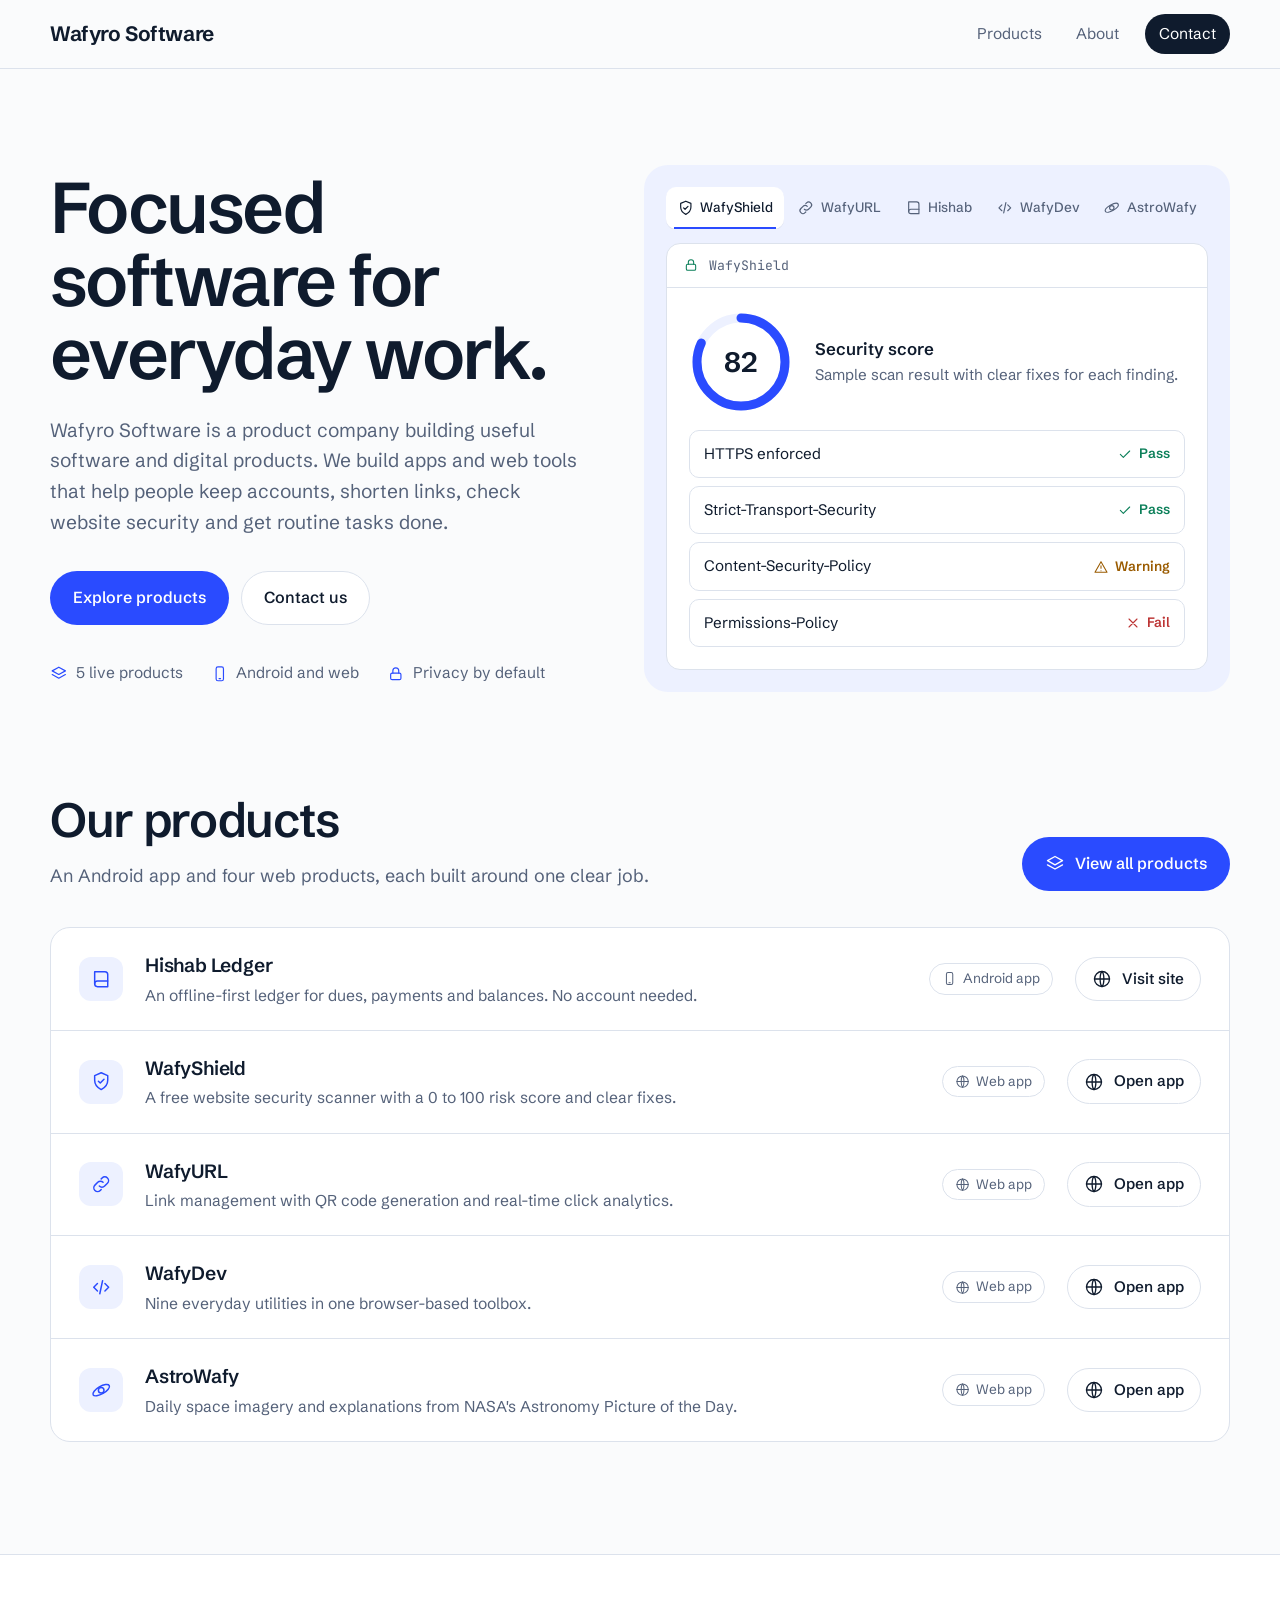
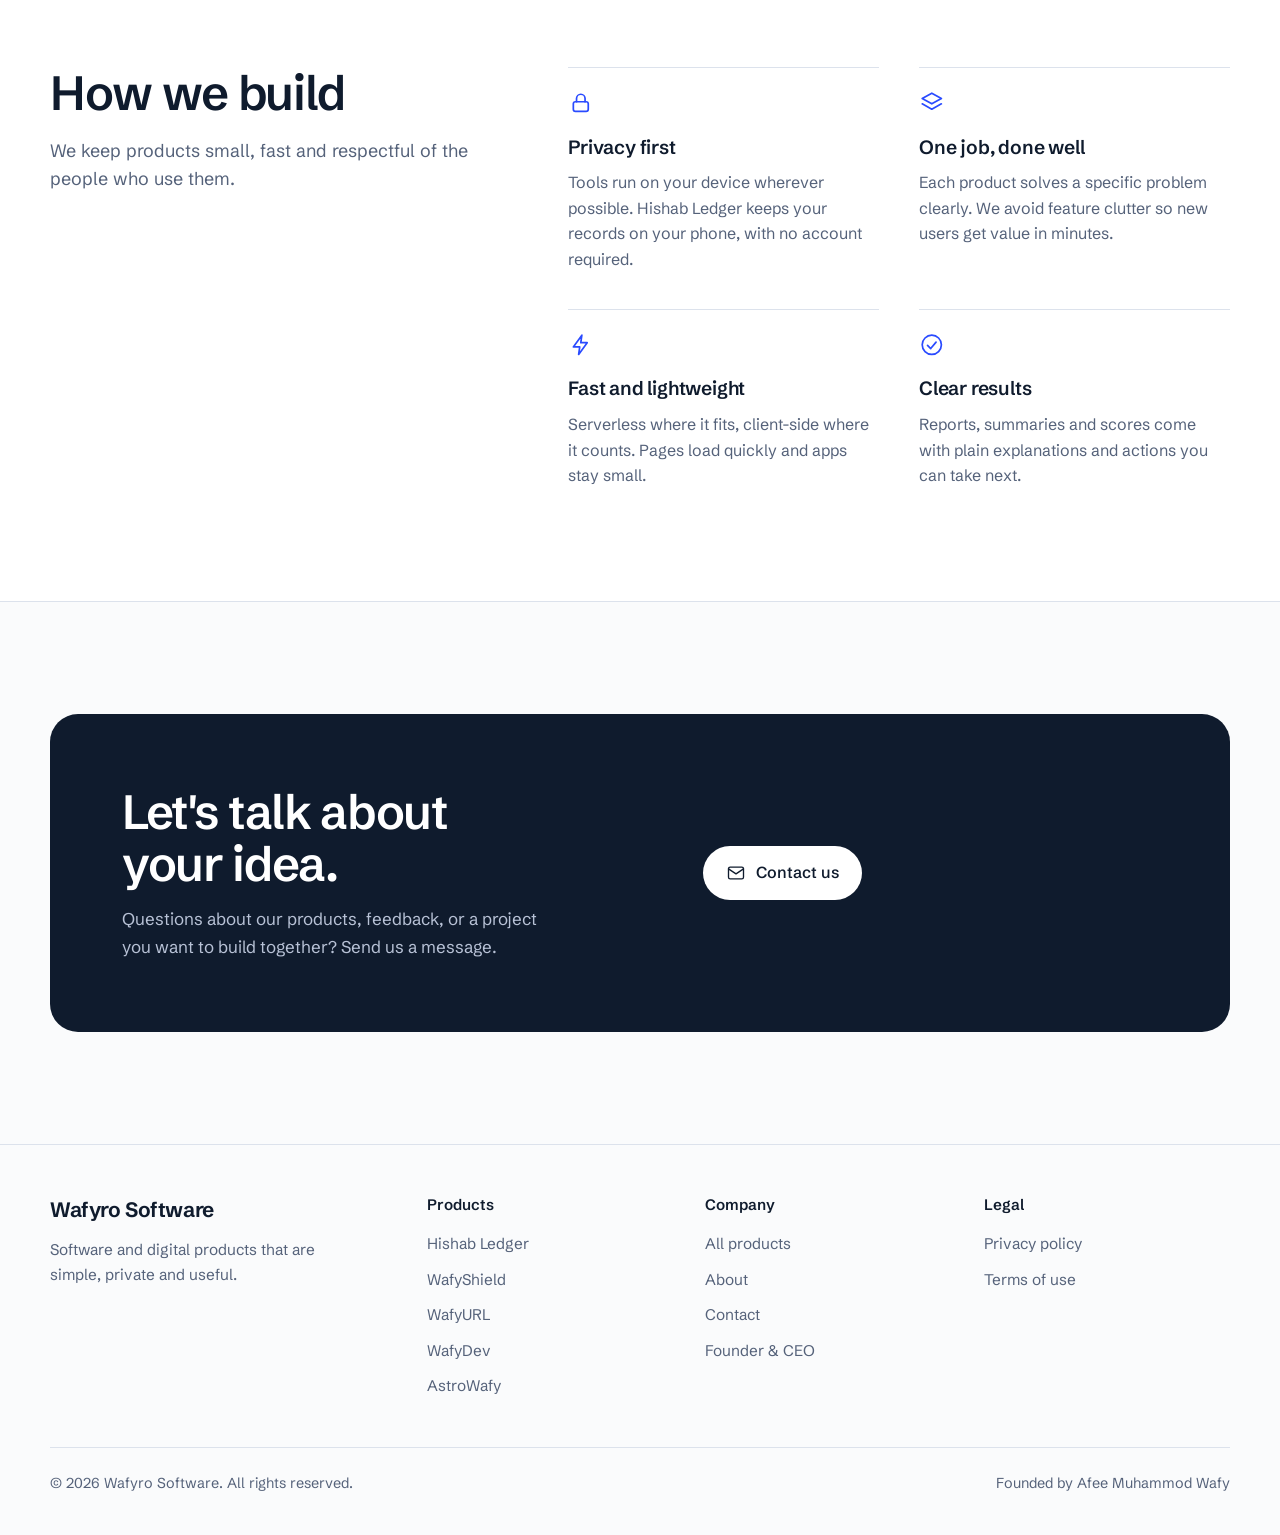
<file: index.html>
<!doctype html>
<html lang="en">
<head>
  <meta charset="UTF-8">
  <meta name="viewport" content="width=device-width, initial-scale=1.0">
  <title>Wafyro Software — Software Development Company</title>
  <meta name="description" content="Wafyro Software is a product company building useful software and digital products.">
  <meta name="author" content="Afee Muhammod Wafy">
  <meta name="creator" content="Afee Muhammod Wafy">
  <meta name="publisher" content="Wafyro Software">
  <link rel="icon" type="image/webp" href="assets/favicon.webp">
  <link rel="apple-touch-icon" href="assets/favicon.webp">
  <meta name="robots" content="index, follow, max-image-preview:large">
  <meta name="theme-color" content="#FAFBFC">
  <meta name="application-name" content="Wafyro Software">
  <link rel="canonical" href="https://amwafy.xyz/">

  <meta property="og:type" content="website">
  <meta property="og:url" content="https://amwafy.xyz/">
  <meta property="og:title" content="Wafyro Software — Software &amp; Digital Products">
  <meta property="og:description" content="Wafyro Software is a product company building useful software and digital products.">
  <meta property="og:site_name" content="Wafyro Software">
  <meta property="og:locale" content="en_US">
  <meta property="og:image" content="https://amwafy.xyz/assets/favicon.webp">

  <meta name="twitter:card" content="summary">
  <meta name="twitter:title" content="Wafyro Software — Software &amp; Digital Products">
  <meta name="twitter:description" content="Wafyro Software is a product company building useful software and digital products.">
  <meta name="twitter:image" content="https://amwafy.xyz/assets/favicon.webp">

  <script type="application/ld+json">
{
  "@context": "https://schema.org",
  "@graph": [
    {
      "@type": "Person",
      "@id": "https://afeemuhammodwafy.com/#person",
      "name": "Afee Muhammod Wafy",
      "url": "https://afeemuhammodwafy.com/",
      "jobTitle": "Founder & CEO",
      "worksFor": {
        "@id": "https://amwafy.xyz/#organization"
      },
      "sameAs": [
        "https://github.com/afeemuhammodwafy1"
      ]
    },
    {
      "@type": "Organization",
      "@id": "https://amwafy.xyz/#organization",
      "name": "Wafyro Software",
      "url": "https://amwafy.xyz/",
      "logo": "https://amwafy.xyz/assets/favicon.webp",
      "description": "A product company building useful software and digital products.",
      "founder": {
        "@id": "https://afeemuhammodwafy.com/#person"
      }
    },
    {
      "@type": "WebSite",
      "@id": "https://amwafy.xyz/#website",
      "url": "https://amwafy.xyz/",
      "name": "Wafyro Software",
      "description": "A product company building useful software and digital products.",
      "publisher": {
        "@id": "https://amwafy.xyz/#organization"
      },
      "author": {
        "@id": "https://afeemuhammodwafy.com/#person"
      }
    },
    {
      "@type": "ItemList",
      "name": "Wafyro Software products",
      "url": "https://amwafy.xyz/products/",
      "itemListElement": [
        {
          "@type": "ListItem",
          "position": 1,
          "item": {
            "@type": "MobileApplication",
            "name": "Hishab Ledger",
            "url": "https://hishabledger.amwafy.xyz/",
            "operatingSystem": "Android",
            "applicationCategory": "FinanceApplication"
          }
        },
        {
          "@type": "ListItem",
          "position": 2,
          "item": {
            "@type": "WebApplication",
            "name": "WafyShield",
            "url": "https://shield.amwafy.xyz/",
            "applicationCategory": "SecurityApplication"
          }
        },
        {
          "@type": "ListItem",
          "position": 3,
          "item": {
            "@type": "WebApplication",
            "name": "WafyURL",
            "url": "https://url.amwafy.xyz/",
            "applicationCategory": "UtilitiesApplication"
          }
        },
        {
          "@type": "ListItem",
          "position": 4,
          "item": {
            "@type": "WebApplication",
            "name": "WafyDev",
            "url": "https://dev.amwafy.xyz/",
            "applicationCategory": "DeveloperApplication"
          }
        },
        {
          "@type": "ListItem",
          "position": 5,
          "item": {
            "@type": "WebApplication",
            "name": "AstroWafy",
            "url": "https://astro.amwafy.xyz/",
            "description": "Web app that shows NASA Astronomy Picture of the Day imagery with explanations."
          }
        }
      ]
    },
    {
      "@type": "WebPage",
      "@id": "https://amwafy.xyz/#webpage",
      "url": "https://amwafy.xyz/",
      "name": "Wafyro Software — Software & Digital Products",
      "isPartOf": {
        "@id": "https://amwafy.xyz/#website"
      },
      "about": {
        "@id": "https://amwafy.xyz/#organization"
      }
    }
  ]
}
  </script>

  <link rel="preconnect" href="https://fonts.googleapis.com">
  <link rel="preconnect" href="https://fonts.gstatic.com" crossorigin>
  <link href="https://fonts.googleapis.com/css2?family=Schibsted+Grotesk:wght@400;500;600;700&family=JetBrains+Mono:wght@400;500&display=swap" rel="stylesheet">
  <link rel="stylesheet" href="css/style.css">
</head>
<body>
<svg width="0" height="0" style="position:absolute" aria-hidden="true" focusable="false">
  <symbol id="i-ledger" viewBox="0 0 24 24"><path d="M5 4h11a3 3 0 0 1 3 3v13H8a3 3 0 0 1-3-3V4z"/><path d="M5 17a3 3 0 0 1 3-3h11"/></symbol>
  <symbol id="i-shield" viewBox="0 0 24 24"><path d="M12 3l7 3v5c0 4.5-3 8-7 10-4-2-7-5.5-7-10V6l7-3z"/><path d="M9 12l2 2 4-4"/></symbol>
  <symbol id="i-link" viewBox="0 0 24 24"><path d="M10 14a4 4 0 0 0 5.7 0l3-3a4 4 0 0 0-5.7-5.7l-1 1"/><path d="M14 10a4 4 0 0 0-5.7 0l-3 3a4 4 0 0 0 5.7 5.7l1-1"/></symbol>
  <symbol id="i-code" viewBox="0 0 24 24"><path d="M8 8l-4 4 4 4M16 8l4 4-4 4M13.5 5l-3 14"/></symbol>
  <symbol id="i-orbit" viewBox="0 0 24 24"><circle cx="12" cy="12" r="3"/><ellipse cx="12" cy="12" rx="10" ry="4" transform="rotate(-30 12 12)"/></symbol>
  <symbol id="i-mail" viewBox="0 0 24 24"><rect x="3" y="5" width="18" height="14" rx="2"/><path d="M3 7l9 6 9-6"/></symbol>
  <symbol id="i-branch" viewBox="0 0 24 24"><circle cx="6" cy="6" r="2"/><circle cx="6" cy="18" r="2"/><circle cx="18" cy="8" r="2"/><path d="M6 8v8M18 10c0 4-6 3-12 6"/></symbol>
  <symbol id="i-globe" viewBox="0 0 24 24"><circle cx="12" cy="12" r="9"/><path d="M3 12h18M12 3c3 3 3 15 0 18M12 3c-3 3-3 15 0 18"/></symbol>
  <symbol id="i-lock" viewBox="0 0 24 24"><rect x="5" y="11" width="14" height="9" rx="2"/><path d="M8 11V8a4 4 0 0 1 8 0v3"/></symbol>
  <symbol id="i-bolt" viewBox="0 0 24 24"><path d="M13 3L5 14h6l-1 7 8-11h-6l1-7z"/></symbol>
  <symbol id="i-phone" viewBox="0 0 24 24"><rect x="7" y="2.5" width="10" height="19" rx="2.5"/><path d="M11 18.5h2"/></symbol>
  <symbol id="i-check" viewBox="0 0 24 24"><path d="M5 12.5l4.5 4.5L19 7.5"/></symbol>
  <symbol id="i-warn" viewBox="0 0 24 24"><path d="M12 4l9 16H3L12 4z"/><path d="M12 10v4M12 17.5v.01"/></symbol>
  <symbol id="i-x" viewBox="0 0 24 24"><path d="M6 6l12 12M18 6L6 18"/></symbol>
  <symbol id="i-menu" viewBox="0 0 24 24"><path d="M4 7h16M4 12h16M4 17h16"/></symbol>
  <symbol id="i-close" viewBox="0 0 24 24"><path d="M6 6l12 12M18 6L6 18"/></symbol>
  <symbol id="i-user" viewBox="0 0 24 24"><circle cx="12" cy="8" r="4"/><path d="M4 21c0-4 4-6 8-6s8 2 8 6"/></symbol>
  <symbol id="i-layers" viewBox="0 0 24 24"><path d="M12 3l9 5-9 5-9-5 9-5z"/><path d="M3 13l9 5 9-5"/></symbol>
  <symbol id="i-circle-check" viewBox="0 0 24 24"><circle cx="12" cy="12" r="9"/><path d="M8 12.5l3 3 5-6"/></symbol>
  <symbol id="i-key" viewBox="0 0 24 24"><circle cx="8" cy="15" r="4"/><path d="M11 12l9-9M16 7l3 3"/></symbol>
  <symbol id="i-qr" viewBox="0 0 24 24"><rect x="4" y="4" width="6" height="6"/><rect x="14" y="4" width="6" height="6"/><rect x="4" y="14" width="6" height="6"/><path d="M14 14h2v2h-2zM18 18h2M14 19v1M19 14v1"/></symbol>
  <symbol id="i-keyboard" viewBox="0 0 24 24"><rect x="2.5" y="6" width="19" height="12" rx="2"/><path d="M6 10h.01M10 10h.01M14 10h.01M18 10h.01M7 14h10"/></symbol>
  <symbol id="i-timer" viewBox="0 0 24 24"><circle cx="12" cy="13" r="8"/><path d="M12 9v4l2.5 2M9.5 3h5"/></symbol>
  <symbol id="i-doc" viewBox="0 0 24 24"><path d="M6 3h8l4 4v14H6V3z"/><path d="M14 3v4h4M9 12h6M9 16h6"/></symbol>
  <symbol id="i-note" viewBox="0 0 24 24"><rect x="4" y="4" width="16" height="16" rx="2"/><path d="M8 9h8M8 13h5"/></symbol>
  <symbol id="i-calendar" viewBox="0 0 24 24"><rect x="4" y="5" width="16" height="16" rx="2"/><path d="M4 10h16M8 3v4M16 3v4"/></symbol>
  <symbol id="i-type" viewBox="0 0 24 24"><path d="M5 7V5h14v2M12 5v14M9 19h6"/></symbol>
  <symbol id="i-palette" viewBox="0 0 24 24"><path d="M12 3a9 9 0 1 0 0 18c1.5 0 2-1 1.5-2-.6-1.2 0-2.5 1.5-2.5H17a4 4 0 0 0 4-4c0-5-4-9.5-9-9.5z"/><path d="M7.5 11h.01M10 7.5h.01M14.5 7.5h.01"/></symbol>
</svg>

<a class="skip" href="#main">Skip to content</a>
<header class="site-header">
  <div class="wrap nav">
    <a href="./" class="brand" aria-label="Wafyro Software home">Wafyro Software</a>
    <button class="menu-btn" id="menuBtn" aria-label="Open menu" aria-expanded="false" aria-controls="navLinks">
      <svg class="ic" aria-hidden="true"><use href="#i-menu"/></svg>
    </button>
    <nav class="nav-links" id="navLinks" aria-label="Primary">
      <a href="products/">Products</a>
      <a href="about/">About</a>
      <a href="contact/" class="cta">Contact</a>
    </nav>
  </div>
</header>

<main id="main">
<!-- Hero -->
  <section class="hero">
    <div class="wrap hero-grid">
      <div class="hero-copy">
        <h1>Focused software for everyday work.</h1>
        <p class="hero-lead">Wafyro Software is a product company building useful software and digital products. We build apps and web tools that help people keep accounts, shorten links, check website security and get routine tasks done.</p>
        <div class="hero-actions">
          <a href="products/" class="btn btn-primary">Explore products</a>
          <a href="contact/" class="btn btn-ghost">Contact us</a>
        </div>
        <div class="hero-meta">
          <span><svg class="ic" aria-hidden="true"><use href="#i-layers"/></svg>5 live products</span>
          <span><svg class="ic" aria-hidden="true"><use href="#i-phone"/></svg>Android and web</span>
          <span><svg class="ic" aria-hidden="true"><use href="#i-lock"/></svg>Privacy by default</span>
        </div>
      </div>

      <div class="stage-wrap">
        <div class="stage" id="stage">
          <div class="tabs" role="tablist" aria-label="Wafyro Software products">
            <button class="tab" role="tab" aria-selected="true" aria-controls="p-shield" id="t-shield" data-name="WafyShield"><svg class="ic" aria-hidden="true"><use href="#i-shield"/></svg><span>WafyShield</span></button>
            <button class="tab" role="tab" aria-selected="false" aria-controls="p-url" id="t-url" data-name="WafyURL"><svg class="ic" aria-hidden="true"><use href="#i-link"/></svg><span>WafyURL</span></button>
            <button class="tab" role="tab" aria-selected="false" aria-controls="p-hishab" id="t-hishab" data-name="Hishab Ledger"><svg class="ic" aria-hidden="true"><use href="#i-ledger"/></svg><span>Hishab</span></button>
            <button class="tab" role="tab" aria-selected="false" aria-controls="p-dev" id="t-dev" data-name="WafyDev"><svg class="ic" aria-hidden="true"><use href="#i-code"/></svg><span>WafyDev</span></button>
            <button class="tab" role="tab" aria-selected="false" aria-controls="p-astro" id="t-astro" data-name="AstroWafy"><svg class="ic" aria-hidden="true"><use href="#i-orbit"/></svg><span>AstroWafy</span></button>
          </div>

          <div class="window">
            <div class="window-bar">
              <svg class="ic" aria-hidden="true"><use href="#i-lock"/></svg>
              <span id="barName">WafyShield</span>
            </div>
            <div class="panels">

              <div class="panel active" role="tabpanel" id="p-shield" aria-labelledby="t-shield">
                <div class="score">
                  <svg class="ring" viewBox="0 0 104 104" role="img" aria-label="Security score 82 out of 100">
                    <circle class="track" cx="52" cy="52" r="44"/>
                    <circle class="bar" cx="52" cy="52" r="44"/>
                    <text x="52" y="62" text-anchor="middle">82</text>
                  </svg>
                  <p><strong>Security score</strong>Sample scan result with clear fixes for each finding.</p>
                </div>
                <div class="rows">
                  <div class="row"><span>HTTPS enforced</span><span class="status s-pass"><svg class="ic" aria-hidden="true"><use href="#i-check"/></svg>Pass</span></div>
                  <div class="row"><span>Strict-Transport-Security</span><span class="status s-pass"><svg class="ic" aria-hidden="true"><use href="#i-check"/></svg>Pass</span></div>
                  <div class="row"><span>Content-Security-Policy</span><span class="status s-warn"><svg class="ic" aria-hidden="true"><use href="#i-warn"/></svg>Warning</span></div>
                  <div class="row"><span>Permissions-Policy</span><span class="status s-fail"><svg class="ic" aria-hidden="true"><use href="#i-x"/></svg>Fail</span></div>
                </div>
              </div>

              <div class="panel" role="tabpanel" id="p-url" aria-labelledby="t-url">
                <div class="shortlink"><span>Short link ready</span><span class="status s-pass"><svg class="ic" aria-hidden="true"><use href="#i-check"/></svg>Active</span></div>
                <div class="url-grid">
                  <svg class="qr" id="qr" viewBox="0 0 25 25" role="img" aria-label="Sample QR code" shape-rendering="crispEdges"></svg>
                  <div>
                    <p class="chart-label">Clicks, last 7 days (sample)</p>
                    <div class="bars" aria-hidden="true">
                      <i style="height:34%"></i><i style="height:52%"></i><i style="height:44%"></i><i style="height:70%"></i><i style="height:62%"></i><i style="height:88%"></i><i style="height:76%"></i>
                    </div>
                  </div>
                </div>
              </div>

              <div class="panel" role="tabpanel" id="p-hishab" aria-labelledby="t-hishab">
                <div class="balance"><strong>৳ 12,450</strong><span>Total due, works offline</span></div>
                <div class="rows">
                  <div class="row"><span>Rahim Store<br><small>Due, 2 entries</small></span><span class="amt">৳ 5,200</span></div>
                  <div class="row"><span>Salma Traders<br><small>Payment received</small></span><span class="amt s-pass">৳ 1,500</span></div>
                  <div class="row"><span>Karim<br><small>Due, 1 entry</small></span><span class="amt">৳ 7,250</span></div>
                </div>
              </div>

              <div class="panel" role="tabpanel" id="p-dev" aria-labelledby="t-dev">
                <p class="panel-title">9 tools, one toolbox</p>
                <div class="tools">
                  <div class="tool"><svg class="ic" aria-hidden="true"><use href="#i-key"/></svg>Password</div>
                  <div class="tool"><svg class="ic" aria-hidden="true"><use href="#i-qr"/></svg>QR code</div>
                  <div class="tool"><svg class="ic" aria-hidden="true"><use href="#i-keyboard"/></svg>Typing test</div>
                  <div class="tool"><svg class="ic" aria-hidden="true"><use href="#i-timer"/></svg>Study timer</div>
                  <div class="tool"><svg class="ic" aria-hidden="true"><use href="#i-doc"/></svg>Markdown</div>
                  <div class="tool"><svg class="ic" aria-hidden="true"><use href="#i-note"/></svg>Notes</div>
                  <div class="tool"><svg class="ic" aria-hidden="true"><use href="#i-calendar"/></svg>Countdown</div>
                  <div class="tool"><svg class="ic" aria-hidden="true"><use href="#i-type"/></svg>Text utils</div>
                  <div class="tool"><svg class="ic" aria-hidden="true"><use href="#i-palette"/></svg>Palette</div>
                </div>
              </div>

              <div class="panel sky" role="tabpanel" id="p-astro" aria-labelledby="t-astro">
                <svg viewBox="0 0 320 260" role="img" aria-label="Orbit illustration">
                  <g class="orbit-spin">
                    <circle class="o" cx="160" cy="130" r="46"/>
                    <circle class="o" cx="160" cy="130" r="82"/>
                    <circle class="o" cx="160" cy="130" r="118"/>
                    <circle class="p" cx="206" cy="130" r="6"/>
                    <circle class="p" cx="102" cy="72" r="8" opacity=".7"/>
                    <circle class="p" cx="160" cy="12" r="5" opacity=".5"/>
                  </g>
                  <circle class="s" cx="160" cy="130" r="14"/>
                </svg>
              </div>

            </div>
          </div>
        </div>
      </div>
    </div>
  </section>

  

  <section class="flush-top">
    <div class="wrap">
      <div class="head-row">
        <div class="section-head">
          <h2>Our products</h2>
          <p>An Android app and four web products, each built around one clear job.</p>
        </div>
        <a class="btn btn-primary" href="products/"><svg class="ic" aria-hidden="true"><use href="#i-layers"/></svg> View all products</a>
      </div>
      <div class="plist">
      <article class="prow">
        <span class="card-icon"><svg class="ic" aria-hidden="true"><use href="#i-ledger"/></svg></span>
        <div>
          <h3>Hishab Ledger</h3>
          <p>An offline-first ledger for dues, payments and balances. No account needed.</p>
        </div>
        <span class="tag"><svg class="ic" aria-hidden="true"><use href="#i-phone"/></svg>Android app</span>
        <a class="btn btn-ghost btn-sm" href="https://hishabledger.amwafy.xyz/" rel="noopener"><svg class="ic" aria-hidden="true"><use href="#i-globe"/></svg> Visit site</a>
      </article>
      <article class="prow">
        <span class="card-icon"><svg class="ic" aria-hidden="true"><use href="#i-shield"/></svg></span>
        <div>
          <h3>WafyShield</h3>
          <p>A free website security scanner with a 0 to 100 risk score and clear fixes.</p>
        </div>
        <span class="tag"><svg class="ic" aria-hidden="true"><use href="#i-globe"/></svg>Web app</span>
        <a class="btn btn-ghost btn-sm" href="https://shield.amwafy.xyz/" rel="noopener"><svg class="ic" aria-hidden="true"><use href="#i-globe"/></svg> Open app</a>
      </article>
      <article class="prow">
        <span class="card-icon"><svg class="ic" aria-hidden="true"><use href="#i-link"/></svg></span>
        <div>
          <h3>WafyURL</h3>
          <p>Link management with QR code generation and real-time click analytics.</p>
        </div>
        <span class="tag"><svg class="ic" aria-hidden="true"><use href="#i-globe"/></svg>Web app</span>
        <a class="btn btn-ghost btn-sm" href="https://url.amwafy.xyz/" rel="noopener"><svg class="ic" aria-hidden="true"><use href="#i-globe"/></svg> Open app</a>
      </article>
      <article class="prow">
        <span class="card-icon"><svg class="ic" aria-hidden="true"><use href="#i-code"/></svg></span>
        <div>
          <h3>WafyDev</h3>
          <p>Nine everyday utilities in one browser-based toolbox.</p>
        </div>
        <span class="tag"><svg class="ic" aria-hidden="true"><use href="#i-globe"/></svg>Web app</span>
        <a class="btn btn-ghost btn-sm" href="https://dev.amwafy.xyz/" rel="noopener"><svg class="ic" aria-hidden="true"><use href="#i-globe"/></svg> Open app</a>
      </article>
      <article class="prow">
        <span class="card-icon"><svg class="ic" aria-hidden="true"><use href="#i-orbit"/></svg></span>
        <div>
          <h3>AstroWafy</h3>
          <p>Daily space imagery and explanations from NASA's Astronomy Picture of the Day.</p>
        </div>
        <span class="tag"><svg class="ic" aria-hidden="true"><use href="#i-globe"/></svg>Web app</span>
        <a class="btn btn-ghost btn-sm" href="https://astro.amwafy.xyz/" rel="noopener"><svg class="ic" aria-hidden="true"><use href="#i-globe"/></svg> Open app</a>
      </article>
      </div>
    </div>
  </section>

  <section class="approach">
    <div class="wrap split">
      <div>
        <h2>How we build</h2>
        <p class="lead">We keep products small, fast and respectful of the people who use them.</p>
      </div>
      <div class="principles">
        <div class="principle">
          <svg class="ic" aria-hidden="true"><use href="#i-lock"/></svg>
          <h3>Privacy first</h3>
          <p>Tools run on your device wherever possible. Hishab Ledger keeps your records on your phone, with no account required.</p>
        </div>
        <div class="principle">
          <svg class="ic" aria-hidden="true"><use href="#i-layers"/></svg>
          <h3>One job, done well</h3>
          <p>Each product solves a specific problem clearly. We avoid feature clutter so new users get value in minutes.</p>
        </div>
        <div class="principle">
          <svg class="ic" aria-hidden="true"><use href="#i-bolt"/></svg>
          <h3>Fast and lightweight</h3>
          <p>Serverless where it fits, client-side where it counts. Pages load quickly and apps stay small.</p>
        </div>
        <div class="principle">
          <svg class="ic" aria-hidden="true"><use href="#i-circle-check"/></svg>
          <h3>Clear results</h3>
          <p>Reports, summaries and scores come with plain explanations and actions you can take next.</p>
        </div>
      </div>
    </div>
  </section>

  <section class="cta-section" style="padding-top: clamp(64px, 9vw, 112px);">
    <div class="wrap">
      <div class="contact-box">
        <div>
          <h2>Let's talk about your idea.</h2>
          <p>Questions about our products, feedback, or a project you want to build together? Send us a message.</p>
        </div>
        <div class="cta-actions">
          <a class="btn btn-light" href="contact/"><svg class="ic" aria-hidden="true"><use href="#i-mail"/></svg> Contact us</a>
        </div>
      </div>
    </div>
  </section>

</main>

<footer>
  <div class="wrap">
    <div class="foot">
      <div>
        <a href="./" class="brand">Wafyro Software</a>
        <p>Software and digital products that are simple, private and useful.</p>
      </div>
      <div>
        <h3>Products</h3>
        <ul>
          <li><a href="https://hishabledger.amwafy.xyz/" rel="noopener">Hishab Ledger</a></li>
          <li><a href="https://shield.amwafy.xyz/" rel="noopener">WafyShield</a></li>
          <li><a href="https://url.amwafy.xyz/" rel="noopener">WafyURL</a></li>
          <li><a href="https://dev.amwafy.xyz/" rel="noopener">WafyDev</a></li>
          <li><a href="https://astro.amwafy.xyz/" rel="noopener">AstroWafy</a></li>
        </ul>
      </div>
      <div>
        <h3>Company</h3>
        <ul>
          <li><a href="products/">All products</a></li>
          <li><a href="about/">About</a></li>
          <li><a href="contact/">Contact</a></li>
          <li><a href="https://afeemuhammodwafy.com/" rel="noopener">Founder &amp; CEO</a></li>
        </ul>
      </div>
      <div>
        <h3>Legal</h3>
        <ul>
          <li><a href="privacy/">Privacy policy</a></li>
          <li><a href="terms/">Terms of use</a></li>
        </ul>
      </div>
    </div>
    <div class="copy">
      <span>&copy; <span id="year">2026</span> Wafyro Software. All rights reserved.</span>
      <span>Founded by Afee Muhammod Wafy</span>
    </div>
  </div>
</footer>

<script src="js/main.js" defer></script>
</body>
</html>
</file>
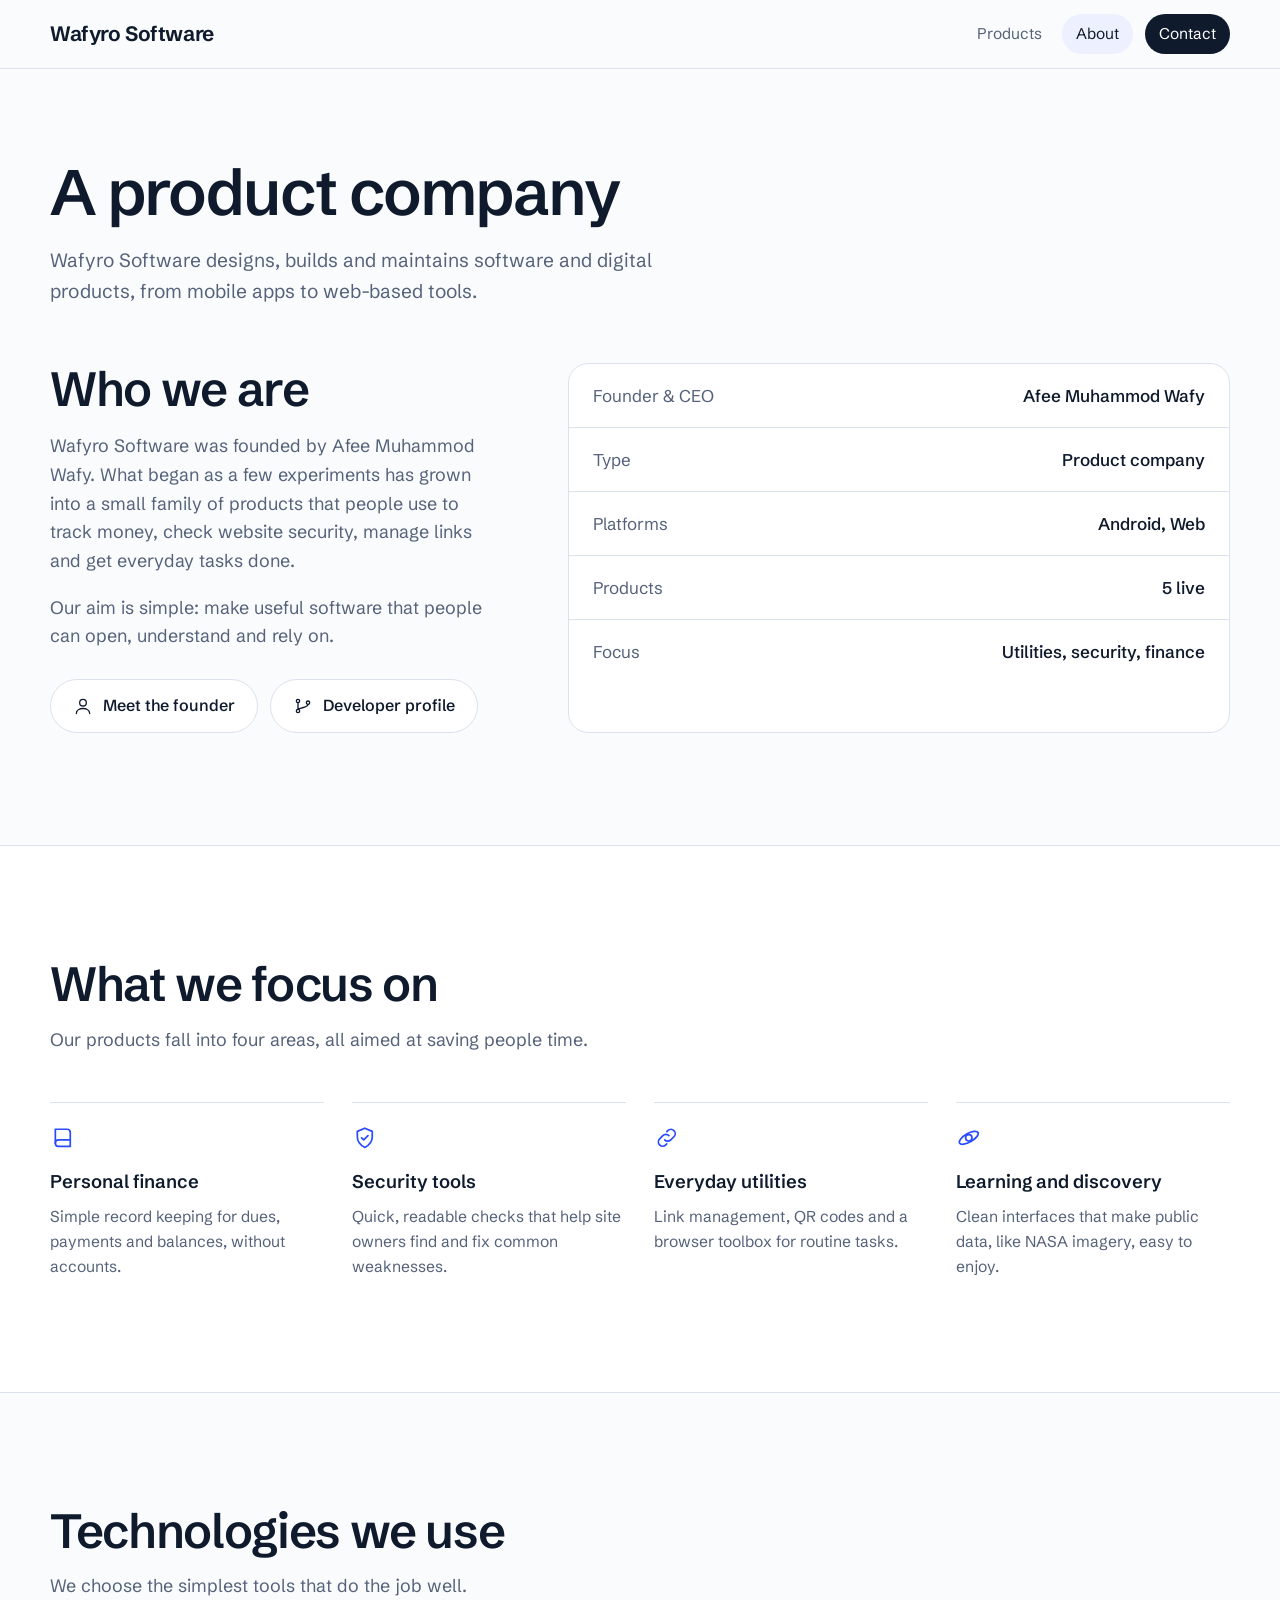
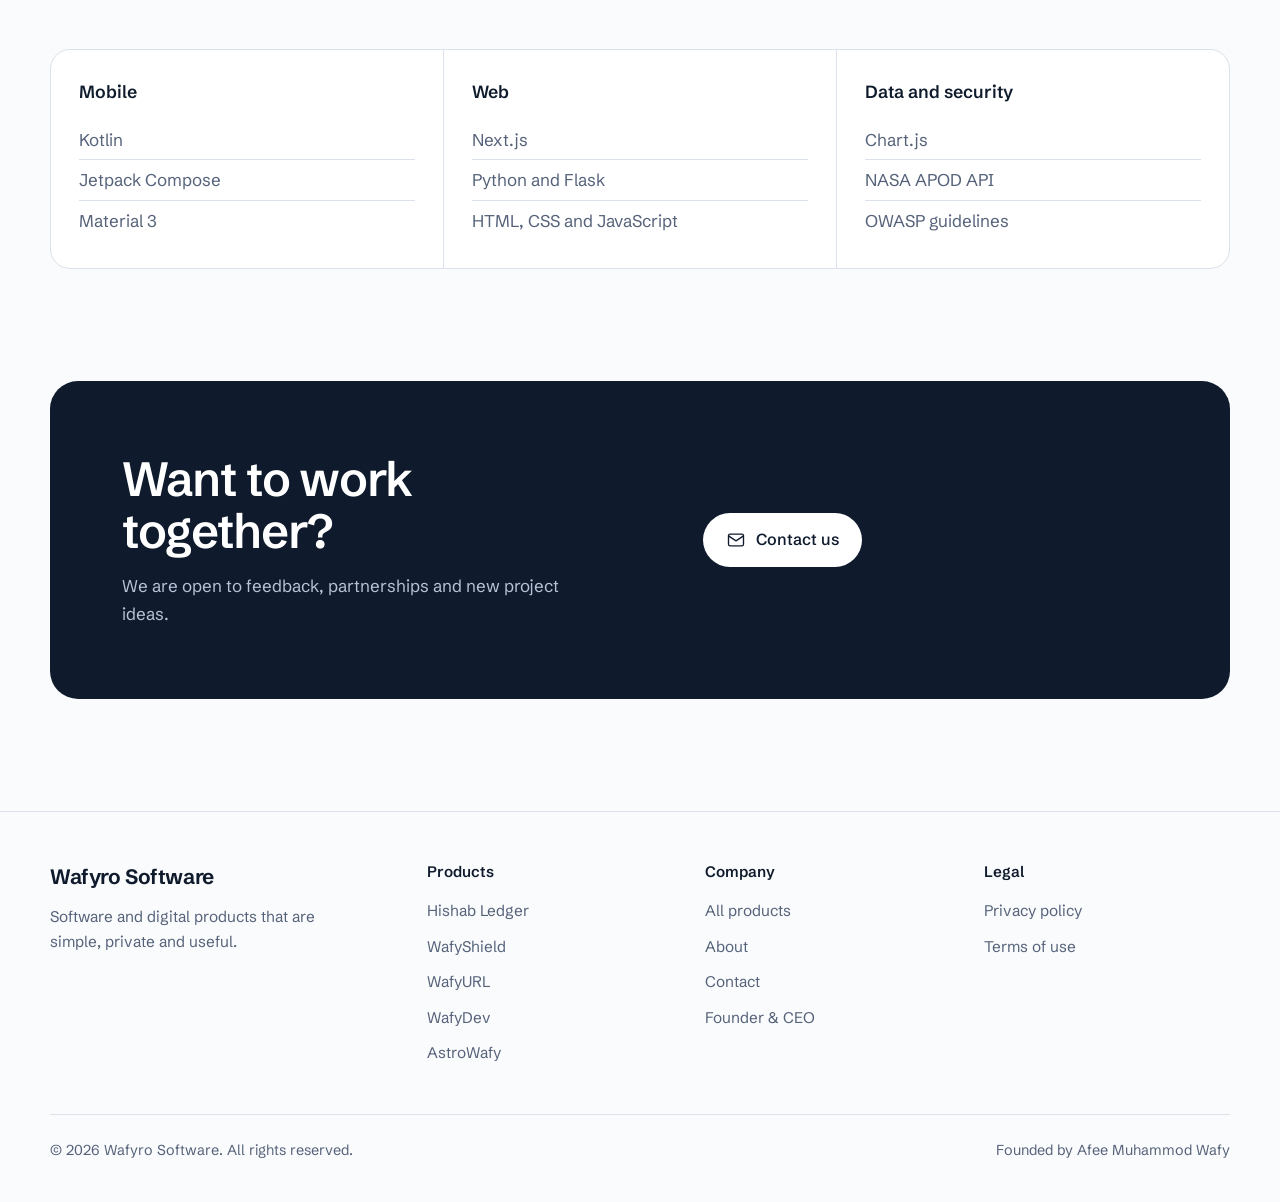
<file: about/index.html>
<!doctype html>
<html lang="en">
<head>
  <meta charset="UTF-8">
  <meta name="viewport" content="width=device-width, initial-scale=1.0">
  <title>About — Wafyro Software</title>
  <meta name="description" content="Wafyro Software is a product company building useful software and digital products founded by Afee Muhammod Wafy, building apps and web tools for everyday use.">
  <meta name="author" content="Afee Muhammod Wafy">
  <meta name="creator" content="Afee Muhammod Wafy">
  <meta name="publisher" content="Wafyro Software">
  <link rel="icon" type="image/webp" href="../assets/favicon.webp">
  <link rel="apple-touch-icon" href="../assets/favicon.webp">
  <meta name="robots" content="index, follow, max-image-preview:large">
  <meta name="theme-color" content="#FAFBFC">
  <meta name="application-name" content="Wafyro Software">
  <link rel="canonical" href="https://amwafy.xyz/about/">

  <meta property="og:type" content="website">
  <meta property="og:url" content="https://amwafy.xyz/about/">
  <meta property="og:title" content="About — Wafyro Software">
  <meta property="og:description" content="Wafyro Software is a product company building useful software and digital products founded by Afee Muhammod Wafy, building apps and web tools for everyday use.">
  <meta property="og:site_name" content="Wafyro Software">
  <meta property="og:locale" content="en_US">
  <meta property="og:image" content="https://amwafy.xyz/assets/favicon.webp">

  <meta name="twitter:card" content="summary">
  <meta name="twitter:title" content="About — Wafyro Software">
  <meta name="twitter:description" content="Wafyro Software is a product company building useful software and digital products founded by Afee Muhammod Wafy, building apps and web tools for everyday use.">
  <meta name="twitter:image" content="https://amwafy.xyz/assets/favicon.webp">

  <script type="application/ld+json">
{
  "@context": "https://schema.org",
  "@graph": [
    {
      "@type": "Person",
      "@id": "https://afeemuhammodwafy.com/#person",
      "name": "Afee Muhammod Wafy",
      "url": "https://afeemuhammodwafy.com/",
      "jobTitle": "Founder & CEO",
      "worksFor": {
        "@id": "https://amwafy.xyz/#organization"
      },
      "sameAs": [
        "https://github.com/afeemuhammodwafy1"
      ]
    },
    {
      "@type": "Organization",
      "@id": "https://amwafy.xyz/#organization",
      "name": "Wafyro Software",
      "url": "https://amwafy.xyz/",
      "logo": "https://amwafy.xyz/assets/favicon.webp",
      "description": "A product company building useful software and digital products.",
      "founder": {
        "@id": "https://afeemuhammodwafy.com/#person"
      }
    },
    {
      "@type": "WebSite",
      "@id": "https://amwafy.xyz/#website",
      "url": "https://amwafy.xyz/",
      "name": "Wafyro Software",
      "description": "A product company building useful software and digital products.",
      "publisher": {
        "@id": "https://amwafy.xyz/#organization"
      },
      "author": {
        "@id": "https://afeemuhammodwafy.com/#person"
      }
    },
    {
      "@type": "AboutPage",
      "@id": "https://amwafy.xyz/about/#webpage",
      "url": "https://amwafy.xyz/about/",
      "name": "About — Wafyro Software",
      "isPartOf": {
        "@id": "https://amwafy.xyz/#website"
      },
      "about": {
        "@id": "https://amwafy.xyz/#organization"
      }
    },
    {
      "@type": "BreadcrumbList",
      "itemListElement": [
        {
          "@type": "ListItem",
          "position": 1,
          "name": "Home",
          "item": "https://amwafy.xyz/"
        },
        {
          "@type": "ListItem",
          "position": 2,
          "name": "About",
          "item": "https://amwafy.xyz/about/"
        }
      ]
    }
  ]
}
  </script>

  <link rel="preconnect" href="https://fonts.googleapis.com">
  <link rel="preconnect" href="https://fonts.gstatic.com" crossorigin>
  <link href="https://fonts.googleapis.com/css2?family=Schibsted+Grotesk:wght@400;500;600;700&family=JetBrains+Mono:wght@400;500&display=swap" rel="stylesheet">
  <link rel="stylesheet" href="../css/style.css">
</head>
<body>
<svg width="0" height="0" style="position:absolute" aria-hidden="true" focusable="false">
  <symbol id="i-ledger" viewBox="0 0 24 24"><path d="M5 4h11a3 3 0 0 1 3 3v13H8a3 3 0 0 1-3-3V4z"/><path d="M5 17a3 3 0 0 1 3-3h11"/></symbol>
  <symbol id="i-shield" viewBox="0 0 24 24"><path d="M12 3l7 3v5c0 4.5-3 8-7 10-4-2-7-5.5-7-10V6l7-3z"/><path d="M9 12l2 2 4-4"/></symbol>
  <symbol id="i-link" viewBox="0 0 24 24"><path d="M10 14a4 4 0 0 0 5.7 0l3-3a4 4 0 0 0-5.7-5.7l-1 1"/><path d="M14 10a4 4 0 0 0-5.7 0l-3 3a4 4 0 0 0 5.7 5.7l1-1"/></symbol>
  <symbol id="i-code" viewBox="0 0 24 24"><path d="M8 8l-4 4 4 4M16 8l4 4-4 4M13.5 5l-3 14"/></symbol>
  <symbol id="i-orbit" viewBox="0 0 24 24"><circle cx="12" cy="12" r="3"/><ellipse cx="12" cy="12" rx="10" ry="4" transform="rotate(-30 12 12)"/></symbol>
  <symbol id="i-mail" viewBox="0 0 24 24"><rect x="3" y="5" width="18" height="14" rx="2"/><path d="M3 7l9 6 9-6"/></symbol>
  <symbol id="i-branch" viewBox="0 0 24 24"><circle cx="6" cy="6" r="2"/><circle cx="6" cy="18" r="2"/><circle cx="18" cy="8" r="2"/><path d="M6 8v8M18 10c0 4-6 3-12 6"/></symbol>
  <symbol id="i-globe" viewBox="0 0 24 24"><circle cx="12" cy="12" r="9"/><path d="M3 12h18M12 3c3 3 3 15 0 18M12 3c-3 3-3 15 0 18"/></symbol>
  <symbol id="i-lock" viewBox="0 0 24 24"><rect x="5" y="11" width="14" height="9" rx="2"/><path d="M8 11V8a4 4 0 0 1 8 0v3"/></symbol>
  <symbol id="i-bolt" viewBox="0 0 24 24"><path d="M13 3L5 14h6l-1 7 8-11h-6l1-7z"/></symbol>
  <symbol id="i-phone" viewBox="0 0 24 24"><rect x="7" y="2.5" width="10" height="19" rx="2.5"/><path d="M11 18.5h2"/></symbol>
  <symbol id="i-check" viewBox="0 0 24 24"><path d="M5 12.5l4.5 4.5L19 7.5"/></symbol>
  <symbol id="i-warn" viewBox="0 0 24 24"><path d="M12 4l9 16H3L12 4z"/><path d="M12 10v4M12 17.5v.01"/></symbol>
  <symbol id="i-x" viewBox="0 0 24 24"><path d="M6 6l12 12M18 6L6 18"/></symbol>
  <symbol id="i-menu" viewBox="0 0 24 24"><path d="M4 7h16M4 12h16M4 17h16"/></symbol>
  <symbol id="i-close" viewBox="0 0 24 24"><path d="M6 6l12 12M18 6L6 18"/></symbol>
  <symbol id="i-user" viewBox="0 0 24 24"><circle cx="12" cy="8" r="4"/><path d="M4 21c0-4 4-6 8-6s8 2 8 6"/></symbol>
  <symbol id="i-layers" viewBox="0 0 24 24"><path d="M12 3l9 5-9 5-9-5 9-5z"/><path d="M3 13l9 5 9-5"/></symbol>
  <symbol id="i-circle-check" viewBox="0 0 24 24"><circle cx="12" cy="12" r="9"/><path d="M8 12.5l3 3 5-6"/></symbol>
  <symbol id="i-key" viewBox="0 0 24 24"><circle cx="8" cy="15" r="4"/><path d="M11 12l9-9M16 7l3 3"/></symbol>
  <symbol id="i-qr" viewBox="0 0 24 24"><rect x="4" y="4" width="6" height="6"/><rect x="14" y="4" width="6" height="6"/><rect x="4" y="14" width="6" height="6"/><path d="M14 14h2v2h-2zM18 18h2M14 19v1M19 14v1"/></symbol>
  <symbol id="i-keyboard" viewBox="0 0 24 24"><rect x="2.5" y="6" width="19" height="12" rx="2"/><path d="M6 10h.01M10 10h.01M14 10h.01M18 10h.01M7 14h10"/></symbol>
  <symbol id="i-timer" viewBox="0 0 24 24"><circle cx="12" cy="13" r="8"/><path d="M12 9v4l2.5 2M9.5 3h5"/></symbol>
  <symbol id="i-doc" viewBox="0 0 24 24"><path d="M6 3h8l4 4v14H6V3z"/><path d="M14 3v4h4M9 12h6M9 16h6"/></symbol>
  <symbol id="i-note" viewBox="0 0 24 24"><rect x="4" y="4" width="16" height="16" rx="2"/><path d="M8 9h8M8 13h5"/></symbol>
  <symbol id="i-calendar" viewBox="0 0 24 24"><rect x="4" y="5" width="16" height="16" rx="2"/><path d="M4 10h16M8 3v4M16 3v4"/></symbol>
  <symbol id="i-type" viewBox="0 0 24 24"><path d="M5 7V5h14v2M12 5v14M9 19h6"/></symbol>
  <symbol id="i-palette" viewBox="0 0 24 24"><path d="M12 3a9 9 0 1 0 0 18c1.5 0 2-1 1.5-2-.6-1.2 0-2.5 1.5-2.5H17a4 4 0 0 0 4-4c0-5-4-9.5-9-9.5z"/><path d="M7.5 11h.01M10 7.5h.01M14.5 7.5h.01"/></symbol>
</svg>

<a class="skip" href="#main">Skip to content</a>
<header class="site-header">
  <div class="wrap nav">
    <a href="../" class="brand" aria-label="Wafyro Software home">Wafyro Software</a>
    <button class="menu-btn" id="menuBtn" aria-label="Open menu" aria-expanded="false" aria-controls="navLinks">
      <svg class="ic" aria-hidden="true"><use href="#i-menu"/></svg>
    </button>
    <nav class="nav-links" id="navLinks" aria-label="Primary">
      <a href="../products/">Products</a>
      <a href="../about/" aria-current="page">About</a>
      <a href="../contact/" class="cta">Contact</a>
    </nav>
  </div>
</header>

<main id="main">
  <section class="page-head">
    <div class="wrap">
      <h1>A product company</h1>
      <p>Wafyro Software designs, builds and maintains software and digital products, from mobile apps to web-based tools.</p>
    </div>
  </section>

  <section class="flush-top">
    <div class="wrap split">
      <div class="about-text">
        <h2>Who we are</h2>
        <p>Wafyro Software was founded by Afee Muhammod Wafy. What began as a few experiments has grown into a small family of products that people use to track money, check website security, manage links and get everyday tasks done.</p>
        <p>Our aim is simple: make useful software that people can open, understand and rely on.</p>
        <div class="links">
          <a class="btn btn-ghost" href="https://afeemuhammodwafy.com/" rel="noopener"><svg class="ic" aria-hidden="true"><use href="#i-user"/></svg> Meet the founder</a>
          <a class="btn btn-ghost" href="https://github.com/afeemuhammodwafy1" rel="noopener"><svg class="ic" aria-hidden="true"><use href="#i-branch"/></svg> Developer profile</a>
        </div>
      </div>
      <div class="about-card">
        <dl>
          <div class="fact"><dt>Founder &amp; CEO</dt><dd>Afee Muhammod Wafy</dd></div>
          <div class="fact"><dt>Type</dt><dd>Product company</dd></div>
          <div class="fact"><dt>Platforms</dt><dd>Android, Web</dd></div>
          <div class="fact"><dt>Products</dt><dd>5 live</dd></div>
          <div class="fact"><dt>Focus</dt><dd>Utilities, security, finance</dd></div>
        </dl>
      </div>
    </div>
  </section>

  <section class="alt">
    <div class="wrap">
      <div class="section-head">
        <h2>What we focus on</h2>
        <p>Our products fall into four areas, all aimed at saving people time.</p>
      </div>
      <div class="focus">
        <div class="focus-item">
          <svg class="ic" aria-hidden="true"><use href="#i-ledger"/></svg>
          <h3>Personal finance</h3>
          <p>Simple record keeping for dues, payments and balances, without accounts.</p>
        </div>
        <div class="focus-item">
          <svg class="ic" aria-hidden="true"><use href="#i-shield"/></svg>
          <h3>Security tools</h3>
          <p>Quick, readable checks that help site owners find and fix common weaknesses.</p>
        </div>
        <div class="focus-item">
          <svg class="ic" aria-hidden="true"><use href="#i-link"/></svg>
          <h3>Everyday utilities</h3>
          <p>Link management, QR codes and a browser toolbox for routine tasks.</p>
        </div>
        <div class="focus-item">
          <svg class="ic" aria-hidden="true"><use href="#i-orbit"/></svg>
          <h3>Learning and discovery</h3>
          <p>Clean interfaces that make public data, like NASA imagery, easy to enjoy.</p>
        </div>
      </div>
    </div>
  </section>

  <section>
    <div class="wrap">
      <div class="section-head">
        <h2>Technologies we use</h2>
        <p>We choose the simplest tools that do the job well.</p>
      </div>
      <div class="tech">
        <div>
          <h3>Mobile</h3>
          <ul><li>Kotlin</li><li>Jetpack Compose</li><li>Material 3</li></ul>
        </div>
        <div>
          <h3>Web</h3>
          <ul><li>Next.js</li><li>Python and Flask</li><li>HTML, CSS and JavaScript</li></ul>
        </div>
        <div>
          <h3>Data and security</h3>
          <ul><li>Chart.js</li><li>NASA APOD API</li><li>OWASP guidelines</li></ul>
        </div>
      </div>
    </div>
  </section>

  <section class="cta-section">
    <div class="wrap">
      <div class="contact-box">
        <div>
          <h2>Want to work together?</h2>
          <p>We are open to feedback, partnerships and new project ideas.</p>
        </div>
        <div class="cta-actions">
          <a class="btn btn-light" href="../contact/"><svg class="ic" aria-hidden="true"><use href="#i-mail"/></svg> Contact us</a>
        </div>
      </div>
    </div>
  </section>

</main>

<footer>
  <div class="wrap">
    <div class="foot">
      <div>
        <a href="../" class="brand">Wafyro Software</a>
        <p>Software and digital products that are simple, private and useful.</p>
      </div>
      <div>
        <h3>Products</h3>
        <ul>
          <li><a href="https://hishabledger.amwafy.xyz/" rel="noopener">Hishab Ledger</a></li>
          <li><a href="https://shield.amwafy.xyz/" rel="noopener">WafyShield</a></li>
          <li><a href="https://url.amwafy.xyz/" rel="noopener">WafyURL</a></li>
          <li><a href="https://dev.amwafy.xyz/" rel="noopener">WafyDev</a></li>
          <li><a href="https://astro.amwafy.xyz/" rel="noopener">AstroWafy</a></li>
        </ul>
      </div>
      <div>
        <h3>Company</h3>
        <ul>
          <li><a href="../products/">All products</a></li>
          <li><a href="../about/">About</a></li>
          <li><a href="../contact/">Contact</a></li>
          <li><a href="https://afeemuhammodwafy.com/" rel="noopener">Founder &amp; CEO</a></li>
        </ul>
      </div>
      <div>
        <h3>Legal</h3>
        <ul>
          <li><a href="../privacy/">Privacy policy</a></li>
          <li><a href="../terms/">Terms of use</a></li>
        </ul>
      </div>
    </div>
    <div class="copy">
      <span>&copy; <span id="year">2026</span> Wafyro Software. All rights reserved.</span>
      <span>Founded by Afee Muhammod Wafy</span>
    </div>
  </div>
</footer>

<script src="../js/main.js" defer></script>
</body>
</html>
</file>
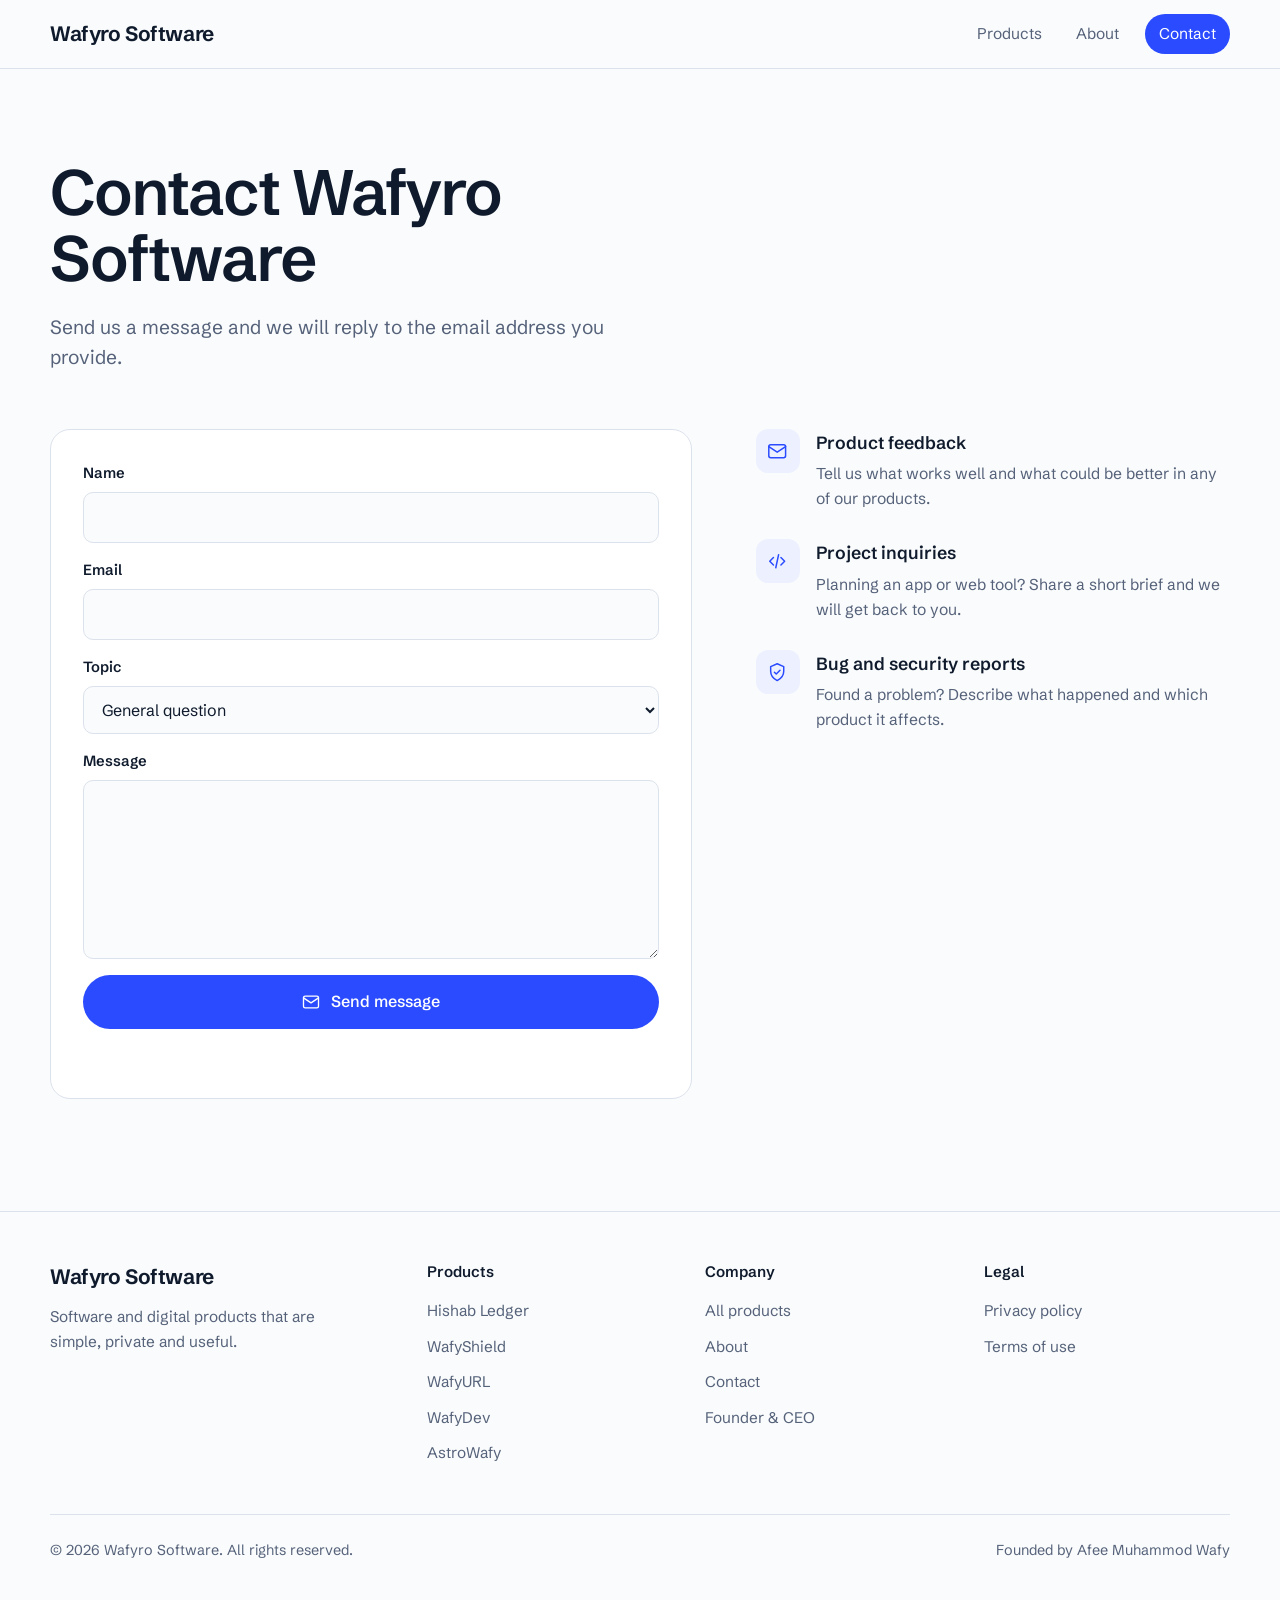
<file: contact/index.html>
<!doctype html>
<html lang="en">
<head>
  <meta charset="UTF-8">
  <meta name="viewport" content="width=device-width, initial-scale=1.0">
  <title>Contact — Wafyro Software</title>
  <meta name="description" content="Contact Wafyro Software for product feedback, project inquiries, or bug and security reports.">
  <meta name="author" content="Afee Muhammod Wafy">
  <meta name="creator" content="Afee Muhammod Wafy">
  <meta name="publisher" content="Wafyro Software">
  <link rel="icon" type="image/webp" href="../assets/favicon.webp">
  <link rel="apple-touch-icon" href="../assets/favicon.webp">
  <meta name="robots" content="index, follow, max-image-preview:large">
  <meta name="theme-color" content="#FAFBFC">
  <meta name="application-name" content="Wafyro Software">
  <link rel="canonical" href="https://amwafy.xyz/contact/">

  <meta property="og:type" content="website">
  <meta property="og:url" content="https://amwafy.xyz/contact/">
  <meta property="og:title" content="Contact — Wafyro Software">
  <meta property="og:description" content="Contact Wafyro Software for product feedback, project inquiries, or bug and security reports.">
  <meta property="og:site_name" content="Wafyro Software">
  <meta property="og:locale" content="en_US">
  <meta property="og:image" content="https://amwafy.xyz/assets/favicon.webp">

  <meta name="twitter:card" content="summary">
  <meta name="twitter:title" content="Contact — Wafyro Software">
  <meta name="twitter:description" content="Contact Wafyro Software for product feedback, project inquiries, or bug and security reports.">
  <meta name="twitter:image" content="https://amwafy.xyz/assets/favicon.webp">

  <script type="application/ld+json">
{
  "@context": "https://schema.org",
  "@graph": [
    {
      "@type": "Organization",
      "@id": "https://amwafy.xyz/#organization",
      "name": "Wafyro Software",
      "url": "https://amwafy.xyz/",
      "logo": "https://amwafy.xyz/assets/favicon.webp",
      "description": "A product company building useful software and digital products.",
      "founder": {
        "@id": "https://afeemuhammodwafy.com/#person"
      }
    },
    {
      "@type": "WebSite",
      "@id": "https://amwafy.xyz/#website",
      "url": "https://amwafy.xyz/",
      "name": "Wafyro Software",
      "description": "A product company building useful software and digital products.",
      "publisher": {
        "@id": "https://amwafy.xyz/#organization"
      },
      "author": {
        "@id": "https://afeemuhammodwafy.com/#person"
      }
    },
    {
      "@type": "ContactPage",
      "@id": "https://amwafy.xyz/contact/#webpage",
      "url": "https://amwafy.xyz/contact/",
      "name": "Contact — Wafyro Software",
      "isPartOf": {
        "@id": "https://amwafy.xyz/#website"
      },
      "about": {
        "@id": "https://amwafy.xyz/#organization"
      }
    },
    {
      "@type": "BreadcrumbList",
      "itemListElement": [
        {
          "@type": "ListItem",
          "position": 1,
          "name": "Home",
          "item": "https://amwafy.xyz/"
        },
        {
          "@type": "ListItem",
          "position": 2,
          "name": "Contact",
          "item": "https://amwafy.xyz/contact/"
        }
      ]
    }
  ]
}
  </script>

  <link rel="preconnect" href="https://fonts.googleapis.com">
  <link rel="preconnect" href="https://fonts.gstatic.com" crossorigin>
  <link href="https://fonts.googleapis.com/css2?family=Schibsted+Grotesk:wght@400;500;600;700&family=JetBrains+Mono:wght@400;500&display=swap" rel="stylesheet">
  <link rel="stylesheet" href="../css/style.css">
</head>
<body>
<svg width="0" height="0" style="position:absolute" aria-hidden="true" focusable="false">
  <symbol id="i-ledger" viewBox="0 0 24 24"><path d="M5 4h11a3 3 0 0 1 3 3v13H8a3 3 0 0 1-3-3V4z"/><path d="M5 17a3 3 0 0 1 3-3h11"/></symbol>
  <symbol id="i-shield" viewBox="0 0 24 24"><path d="M12 3l7 3v5c0 4.5-3 8-7 10-4-2-7-5.5-7-10V6l7-3z"/><path d="M9 12l2 2 4-4"/></symbol>
  <symbol id="i-link" viewBox="0 0 24 24"><path d="M10 14a4 4 0 0 0 5.7 0l3-3a4 4 0 0 0-5.7-5.7l-1 1"/><path d="M14 10a4 4 0 0 0-5.7 0l-3 3a4 4 0 0 0 5.7 5.7l1-1"/></symbol>
  <symbol id="i-code" viewBox="0 0 24 24"><path d="M8 8l-4 4 4 4M16 8l4 4-4 4M13.5 5l-3 14"/></symbol>
  <symbol id="i-orbit" viewBox="0 0 24 24"><circle cx="12" cy="12" r="3"/><ellipse cx="12" cy="12" rx="10" ry="4" transform="rotate(-30 12 12)"/></symbol>
  <symbol id="i-mail" viewBox="0 0 24 24"><rect x="3" y="5" width="18" height="14" rx="2"/><path d="M3 7l9 6 9-6"/></symbol>
  <symbol id="i-branch" viewBox="0 0 24 24"><circle cx="6" cy="6" r="2"/><circle cx="6" cy="18" r="2"/><circle cx="18" cy="8" r="2"/><path d="M6 8v8M18 10c0 4-6 3-12 6"/></symbol>
  <symbol id="i-globe" viewBox="0 0 24 24"><circle cx="12" cy="12" r="9"/><path d="M3 12h18M12 3c3 3 3 15 0 18M12 3c-3 3-3 15 0 18"/></symbol>
  <symbol id="i-lock" viewBox="0 0 24 24"><rect x="5" y="11" width="14" height="9" rx="2"/><path d="M8 11V8a4 4 0 0 1 8 0v3"/></symbol>
  <symbol id="i-bolt" viewBox="0 0 24 24"><path d="M13 3L5 14h6l-1 7 8-11h-6l1-7z"/></symbol>
  <symbol id="i-phone" viewBox="0 0 24 24"><rect x="7" y="2.5" width="10" height="19" rx="2.5"/><path d="M11 18.5h2"/></symbol>
  <symbol id="i-check" viewBox="0 0 24 24"><path d="M5 12.5l4.5 4.5L19 7.5"/></symbol>
  <symbol id="i-warn" viewBox="0 0 24 24"><path d="M12 4l9 16H3L12 4z"/><path d="M12 10v4M12 17.5v.01"/></symbol>
  <symbol id="i-x" viewBox="0 0 24 24"><path d="M6 6l12 12M18 6L6 18"/></symbol>
  <symbol id="i-menu" viewBox="0 0 24 24"><path d="M4 7h16M4 12h16M4 17h16"/></symbol>
  <symbol id="i-close" viewBox="0 0 24 24"><path d="M6 6l12 12M18 6L6 18"/></symbol>
  <symbol id="i-user" viewBox="0 0 24 24"><circle cx="12" cy="8" r="4"/><path d="M4 21c0-4 4-6 8-6s8 2 8 6"/></symbol>
  <symbol id="i-layers" viewBox="0 0 24 24"><path d="M12 3l9 5-9 5-9-5 9-5z"/><path d="M3 13l9 5 9-5"/></symbol>
  <symbol id="i-circle-check" viewBox="0 0 24 24"><circle cx="12" cy="12" r="9"/><path d="M8 12.5l3 3 5-6"/></symbol>
  <symbol id="i-key" viewBox="0 0 24 24"><circle cx="8" cy="15" r="4"/><path d="M11 12l9-9M16 7l3 3"/></symbol>
  <symbol id="i-qr" viewBox="0 0 24 24"><rect x="4" y="4" width="6" height="6"/><rect x="14" y="4" width="6" height="6"/><rect x="4" y="14" width="6" height="6"/><path d="M14 14h2v2h-2zM18 18h2M14 19v1M19 14v1"/></symbol>
  <symbol id="i-keyboard" viewBox="0 0 24 24"><rect x="2.5" y="6" width="19" height="12" rx="2"/><path d="M6 10h.01M10 10h.01M14 10h.01M18 10h.01M7 14h10"/></symbol>
  <symbol id="i-timer" viewBox="0 0 24 24"><circle cx="12" cy="13" r="8"/><path d="M12 9v4l2.5 2M9.5 3h5"/></symbol>
  <symbol id="i-doc" viewBox="0 0 24 24"><path d="M6 3h8l4 4v14H6V3z"/><path d="M14 3v4h4M9 12h6M9 16h6"/></symbol>
  <symbol id="i-note" viewBox="0 0 24 24"><rect x="4" y="4" width="16" height="16" rx="2"/><path d="M8 9h8M8 13h5"/></symbol>
  <symbol id="i-calendar" viewBox="0 0 24 24"><rect x="4" y="5" width="16" height="16" rx="2"/><path d="M4 10h16M8 3v4M16 3v4"/></symbol>
  <symbol id="i-type" viewBox="0 0 24 24"><path d="M5 7V5h14v2M12 5v14M9 19h6"/></symbol>
  <symbol id="i-palette" viewBox="0 0 24 24"><path d="M12 3a9 9 0 1 0 0 18c1.5 0 2-1 1.5-2-.6-1.2 0-2.5 1.5-2.5H17a4 4 0 0 0 4-4c0-5-4-9.5-9-9.5z"/><path d="M7.5 11h.01M10 7.5h.01M14.5 7.5h.01"/></symbol>
</svg>

<a class="skip" href="#main">Skip to content</a>
<header class="site-header">
  <div class="wrap nav">
    <a href="../" class="brand" aria-label="Wafyro Software home">Wafyro Software</a>
    <button class="menu-btn" id="menuBtn" aria-label="Open menu" aria-expanded="false" aria-controls="navLinks">
      <svg class="ic" aria-hidden="true"><use href="#i-menu"/></svg>
    </button>
    <nav class="nav-links" id="navLinks" aria-label="Primary">
      <a href="../products/">Products</a>
      <a href="../about/">About</a>
      <a href="../contact/" class="cta" aria-current="page">Contact</a>
    </nav>
  </div>
</header>

<main id="main">
  <section class="page-head">
    <div class="wrap">
      <h1>Contact Wafyro Software</h1>
      <p>Send us a message and we will reply to the email address you provide.</p>
    </div>
  </section>

  <section class="flush-top">
    <div class="wrap contact-layout">
      <form class="form" id="contactForm" action="https://formspree.io/f/meaoevlg" method="POST" novalidate>
        <div class="field">
          <label for="cf-name">Name</label>
          <input id="cf-name" name="name" type="text" autocomplete="name" required>
        </div>
        <div class="field">
          <label for="cf-email">Email</label>
          <input id="cf-email" name="email" type="email" autocomplete="email" required>
        </div>
        <div class="field">
          <label for="cf-topic">Topic</label>
          <select id="cf-topic" name="topic">
            <option>General question</option>
            <option>Product feedback</option>
            <option>Project inquiry</option>
            <option>Bug or security report</option>
          </select>
        </div>
        <div class="field">
          <label for="cf-message">Message</label>
          <textarea id="cf-message" name="message" rows="6" required></textarea>
        </div>
        <input type="text" name="_gotcha" tabindex="-1" autocomplete="off" class="hp" aria-hidden="true">
        <input type="hidden" name="_subject" value="New message from the Wafyro Software website">
        <button type="submit" class="btn btn-primary" id="cf-submit"><svg class="ic" aria-hidden="true"><use href="#i-mail"/></svg> <span>Send message</span></button>
        <p class="form-status" id="cf-status" role="status" aria-live="polite"></p>
      </form>

      <div class="topics">
        <div class="topic">
          <span class="card-icon"><svg class="ic" aria-hidden="true"><use href="#i-mail"/></svg></span>
          <div><h3>Product feedback</h3><p>Tell us what works well and what could be better in any of our products.</p></div>
        </div>
        <div class="topic">
          <span class="card-icon"><svg class="ic" aria-hidden="true"><use href="#i-code"/></svg></span>
          <div><h3>Project inquiries</h3><p>Planning an app or web tool? Share a short brief and we will get back to you.</p></div>
        </div>
        <div class="topic">
          <span class="card-icon"><svg class="ic" aria-hidden="true"><use href="#i-shield"/></svg></span>
          <div><h3>Bug and security reports</h3><p>Found a problem? Describe what happened and which product it affects.</p></div>
        </div>
      </div>
    </div>
  </section>

</main>

<footer>
  <div class="wrap">
    <div class="foot">
      <div>
        <a href="../" class="brand">Wafyro Software</a>
        <p>Software and digital products that are simple, private and useful.</p>
      </div>
      <div>
        <h3>Products</h3>
        <ul>
          <li><a href="https://hishabledger.amwafy.xyz/" rel="noopener">Hishab Ledger</a></li>
          <li><a href="https://shield.amwafy.xyz/" rel="noopener">WafyShield</a></li>
          <li><a href="https://url.amwafy.xyz/" rel="noopener">WafyURL</a></li>
          <li><a href="https://dev.amwafy.xyz/" rel="noopener">WafyDev</a></li>
          <li><a href="https://astro.amwafy.xyz/" rel="noopener">AstroWafy</a></li>
        </ul>
      </div>
      <div>
        <h3>Company</h3>
        <ul>
          <li><a href="../products/">All products</a></li>
          <li><a href="../about/">About</a></li>
          <li><a href="../contact/">Contact</a></li>
          <li><a href="https://afeemuhammodwafy.com/" rel="noopener">Founder &amp; CEO</a></li>
        </ul>
      </div>
      <div>
        <h3>Legal</h3>
        <ul>
          <li><a href="../privacy/">Privacy policy</a></li>
          <li><a href="../terms/">Terms of use</a></li>
        </ul>
      </div>
    </div>
    <div class="copy">
      <span>&copy; <span id="year">2026</span> Wafyro Software. All rights reserved.</span>
      <span>Founded by Afee Muhammod Wafy</span>
    </div>
  </div>
</footer>

<script src="../js/main.js" defer></script>
</body>
</html>
</file>
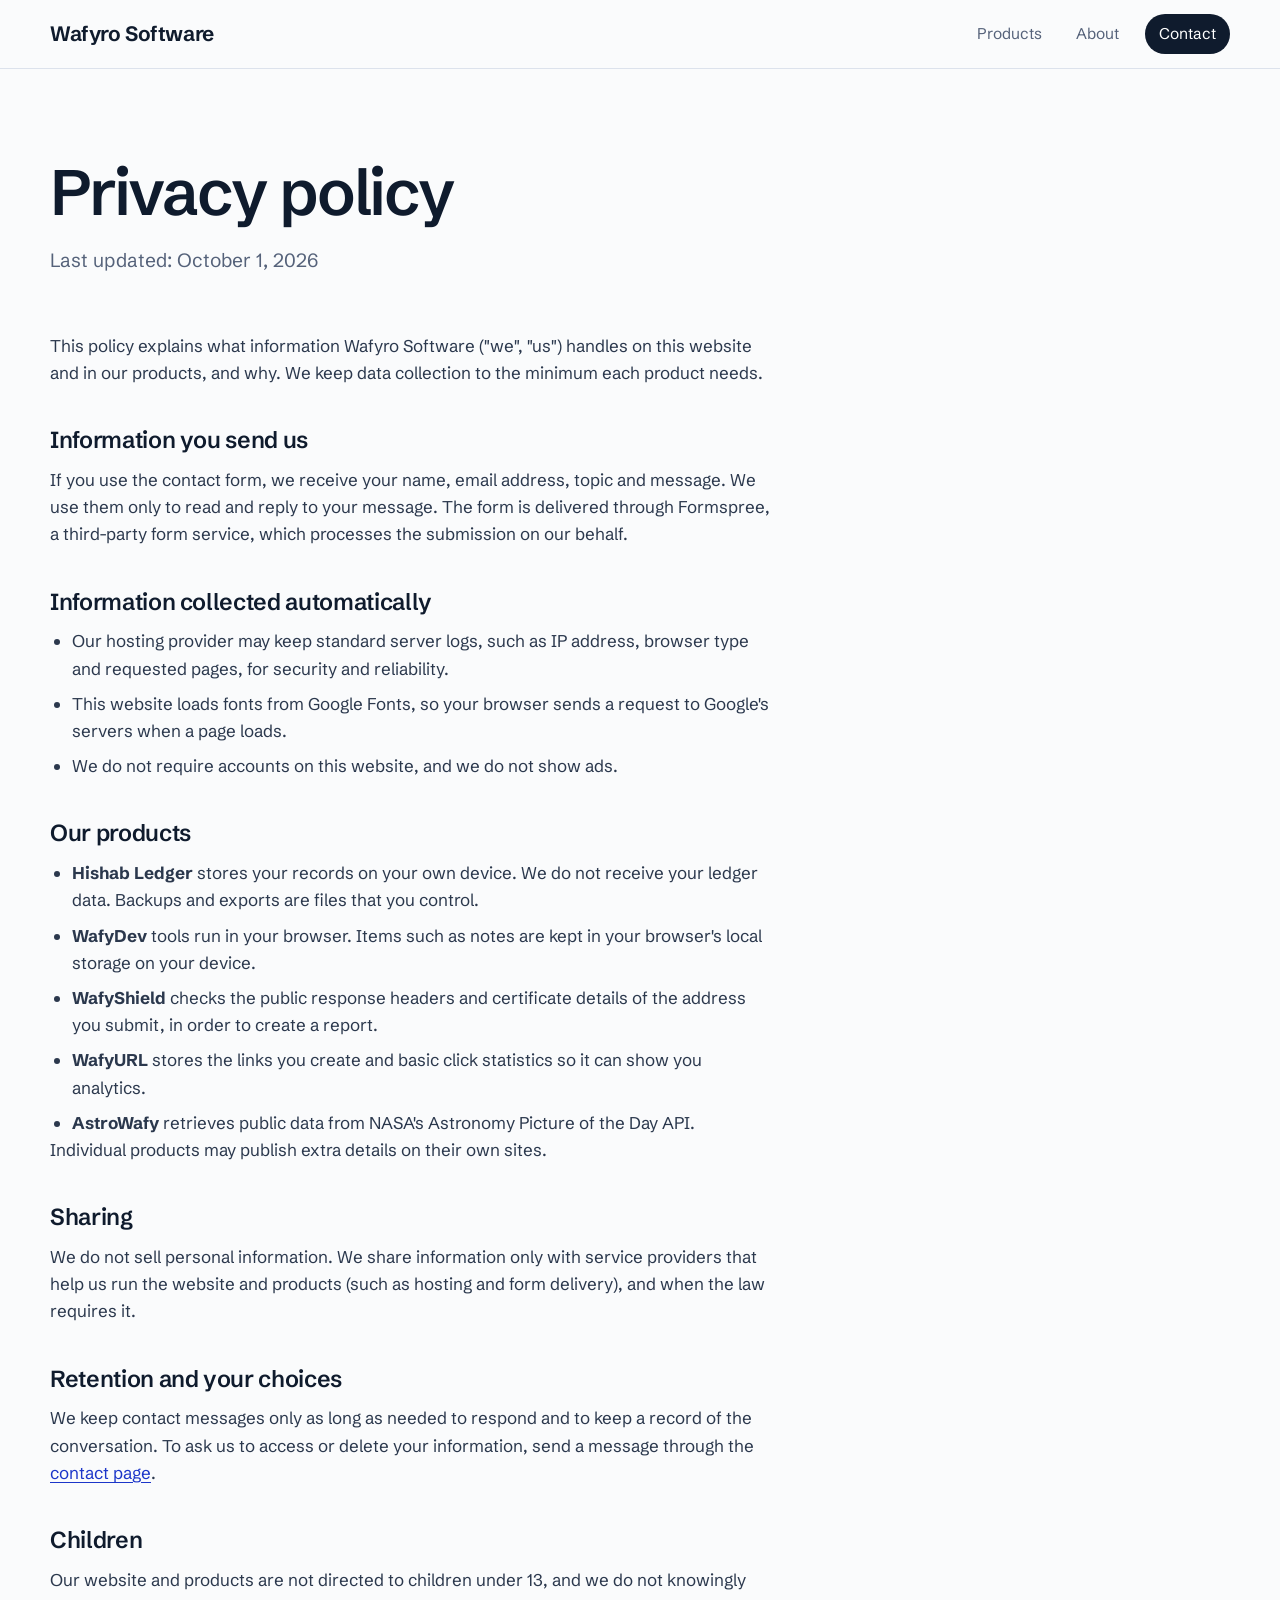
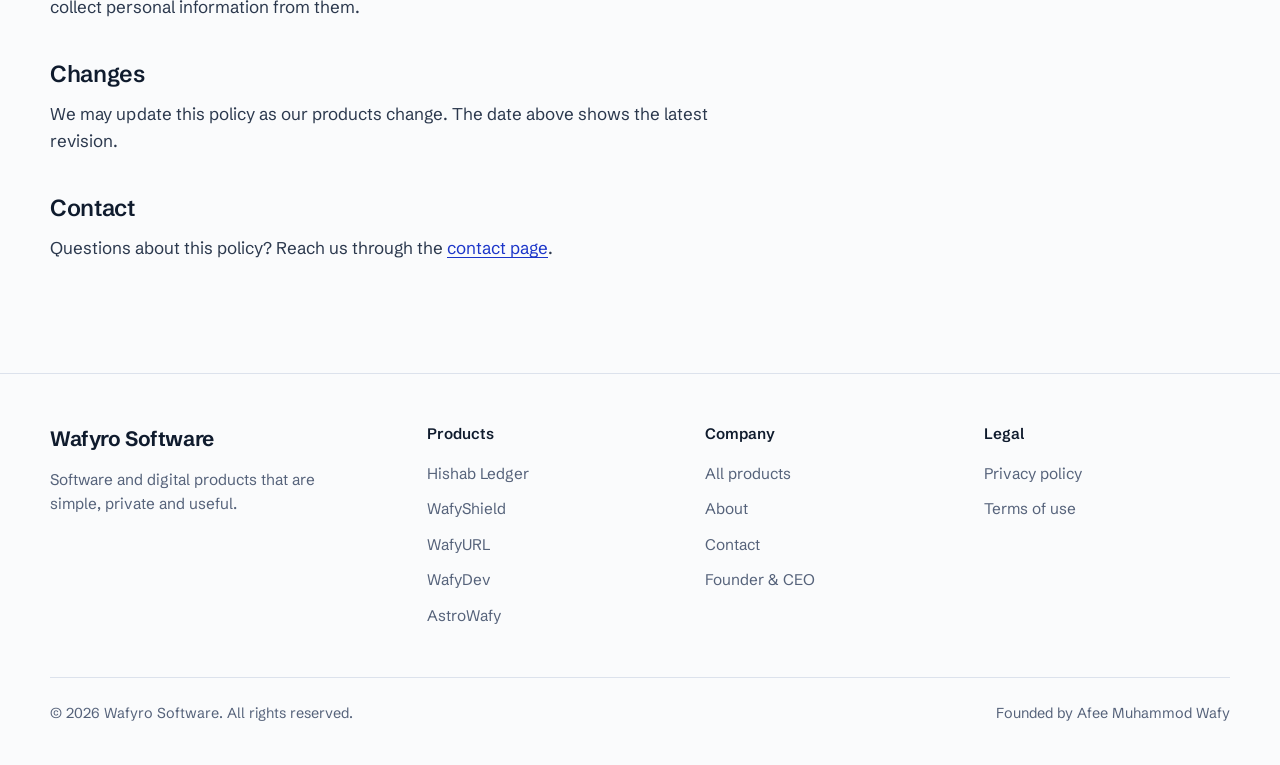
<file: privacy/index.html>
<!doctype html>
<html lang="en">
<head>
  <meta charset="UTF-8">
  <meta name="viewport" content="width=device-width, initial-scale=1.0">
  <title>Privacy Policy — Wafyro Software</title>
  <meta name="description" content="How Wafyro Software handles information on its website and in its products.">
  <meta name="author" content="Afee Muhammod Wafy">
  <meta name="creator" content="Afee Muhammod Wafy">
  <meta name="publisher" content="Wafyro Software">
  <link rel="icon" type="image/webp" href="../assets/favicon.webp">
  <link rel="apple-touch-icon" href="../assets/favicon.webp">
  <meta name="robots" content="index, follow, max-image-preview:large">
  <meta name="theme-color" content="#FAFBFC">
  <meta name="application-name" content="Wafyro Software">
  <link rel="canonical" href="https://amwafy.xyz/privacy/">

  <meta property="og:type" content="website">
  <meta property="og:url" content="https://amwafy.xyz/privacy/">
  <meta property="og:title" content="Privacy Policy — Wafyro Software">
  <meta property="og:description" content="How Wafyro Software handles information on its website and in its products.">
  <meta property="og:site_name" content="Wafyro Software">
  <meta property="og:locale" content="en_US">
  <meta property="og:image" content="https://amwafy.xyz/assets/favicon.webp">

  <meta name="twitter:card" content="summary">
  <meta name="twitter:title" content="Privacy Policy — Wafyro Software">
  <meta name="twitter:description" content="How Wafyro Software handles information on its website and in its products.">
  <meta name="twitter:image" content="https://amwafy.xyz/assets/favicon.webp">

  <script type="application/ld+json">
{
  "@context": "https://schema.org",
  "@graph": [
    {
      "@type": "Organization",
      "@id": "https://amwafy.xyz/#organization",
      "name": "Wafyro Software",
      "url": "https://amwafy.xyz/",
      "logo": "https://amwafy.xyz/assets/favicon.webp",
      "description": "A product company building useful software and digital products.",
      "founder": {
        "@id": "https://afeemuhammodwafy.com/#person"
      }
    },
    {
      "@type": "WebSite",
      "@id": "https://amwafy.xyz/#website",
      "url": "https://amwafy.xyz/",
      "name": "Wafyro Software",
      "description": "A product company building useful software and digital products.",
      "publisher": {
        "@id": "https://amwafy.xyz/#organization"
      },
      "author": {
        "@id": "https://afeemuhammodwafy.com/#person"
      }
    },
    {
      "@type": "WebPage",
      "@id": "https://amwafy.xyz/privacy/#webpage",
      "url": "https://amwafy.xyz/privacy/",
      "name": "Privacy Policy — Wafyro Software",
      "isPartOf": {
        "@id": "https://amwafy.xyz/#website"
      },
      "about": {
        "@id": "https://amwafy.xyz/#organization"
      }
    },
    {
      "@type": "BreadcrumbList",
      "itemListElement": [
        {
          "@type": "ListItem",
          "position": 1,
          "name": "Home",
          "item": "https://amwafy.xyz/"
        },
        {
          "@type": "ListItem",
          "position": 2,
          "name": "Privacy Policy",
          "item": "https://amwafy.xyz/privacy/"
        }
      ]
    }
  ]
}
  </script>

  <link rel="preconnect" href="https://fonts.googleapis.com">
  <link rel="preconnect" href="https://fonts.gstatic.com" crossorigin>
  <link href="https://fonts.googleapis.com/css2?family=Schibsted+Grotesk:wght@400;500;600;700&family=JetBrains+Mono:wght@400;500&display=swap" rel="stylesheet">
  <link rel="stylesheet" href="../css/style.css">
</head>
<body>
<svg width="0" height="0" style="position:absolute" aria-hidden="true" focusable="false">
  <symbol id="i-ledger" viewBox="0 0 24 24"><path d="M5 4h11a3 3 0 0 1 3 3v13H8a3 3 0 0 1-3-3V4z"/><path d="M5 17a3 3 0 0 1 3-3h11"/></symbol>
  <symbol id="i-shield" viewBox="0 0 24 24"><path d="M12 3l7 3v5c0 4.5-3 8-7 10-4-2-7-5.5-7-10V6l7-3z"/><path d="M9 12l2 2 4-4"/></symbol>
  <symbol id="i-link" viewBox="0 0 24 24"><path d="M10 14a4 4 0 0 0 5.7 0l3-3a4 4 0 0 0-5.7-5.7l-1 1"/><path d="M14 10a4 4 0 0 0-5.7 0l-3 3a4 4 0 0 0 5.7 5.7l1-1"/></symbol>
  <symbol id="i-code" viewBox="0 0 24 24"><path d="M8 8l-4 4 4 4M16 8l4 4-4 4M13.5 5l-3 14"/></symbol>
  <symbol id="i-orbit" viewBox="0 0 24 24"><circle cx="12" cy="12" r="3"/><ellipse cx="12" cy="12" rx="10" ry="4" transform="rotate(-30 12 12)"/></symbol>
  <symbol id="i-mail" viewBox="0 0 24 24"><rect x="3" y="5" width="18" height="14" rx="2"/><path d="M3 7l9 6 9-6"/></symbol>
  <symbol id="i-branch" viewBox="0 0 24 24"><circle cx="6" cy="6" r="2"/><circle cx="6" cy="18" r="2"/><circle cx="18" cy="8" r="2"/><path d="M6 8v8M18 10c0 4-6 3-12 6"/></symbol>
  <symbol id="i-globe" viewBox="0 0 24 24"><circle cx="12" cy="12" r="9"/><path d="M3 12h18M12 3c3 3 3 15 0 18M12 3c-3 3-3 15 0 18"/></symbol>
  <symbol id="i-lock" viewBox="0 0 24 24"><rect x="5" y="11" width="14" height="9" rx="2"/><path d="M8 11V8a4 4 0 0 1 8 0v3"/></symbol>
  <symbol id="i-bolt" viewBox="0 0 24 24"><path d="M13 3L5 14h6l-1 7 8-11h-6l1-7z"/></symbol>
  <symbol id="i-phone" viewBox="0 0 24 24"><rect x="7" y="2.5" width="10" height="19" rx="2.5"/><path d="M11 18.5h2"/></symbol>
  <symbol id="i-check" viewBox="0 0 24 24"><path d="M5 12.5l4.5 4.5L19 7.5"/></symbol>
  <symbol id="i-warn" viewBox="0 0 24 24"><path d="M12 4l9 16H3L12 4z"/><path d="M12 10v4M12 17.5v.01"/></symbol>
  <symbol id="i-x" viewBox="0 0 24 24"><path d="M6 6l12 12M18 6L6 18"/></symbol>
  <symbol id="i-menu" viewBox="0 0 24 24"><path d="M4 7h16M4 12h16M4 17h16"/></symbol>
  <symbol id="i-close" viewBox="0 0 24 24"><path d="M6 6l12 12M18 6L6 18"/></symbol>
  <symbol id="i-user" viewBox="0 0 24 24"><circle cx="12" cy="8" r="4"/><path d="M4 21c0-4 4-6 8-6s8 2 8 6"/></symbol>
  <symbol id="i-layers" viewBox="0 0 24 24"><path d="M12 3l9 5-9 5-9-5 9-5z"/><path d="M3 13l9 5 9-5"/></symbol>
  <symbol id="i-circle-check" viewBox="0 0 24 24"><circle cx="12" cy="12" r="9"/><path d="M8 12.5l3 3 5-6"/></symbol>
  <symbol id="i-key" viewBox="0 0 24 24"><circle cx="8" cy="15" r="4"/><path d="M11 12l9-9M16 7l3 3"/></symbol>
  <symbol id="i-qr" viewBox="0 0 24 24"><rect x="4" y="4" width="6" height="6"/><rect x="14" y="4" width="6" height="6"/><rect x="4" y="14" width="6" height="6"/><path d="M14 14h2v2h-2zM18 18h2M14 19v1M19 14v1"/></symbol>
  <symbol id="i-keyboard" viewBox="0 0 24 24"><rect x="2.5" y="6" width="19" height="12" rx="2"/><path d="M6 10h.01M10 10h.01M14 10h.01M18 10h.01M7 14h10"/></symbol>
  <symbol id="i-timer" viewBox="0 0 24 24"><circle cx="12" cy="13" r="8"/><path d="M12 9v4l2.5 2M9.5 3h5"/></symbol>
  <symbol id="i-doc" viewBox="0 0 24 24"><path d="M6 3h8l4 4v14H6V3z"/><path d="M14 3v4h4M9 12h6M9 16h6"/></symbol>
  <symbol id="i-note" viewBox="0 0 24 24"><rect x="4" y="4" width="16" height="16" rx="2"/><path d="M8 9h8M8 13h5"/></symbol>
  <symbol id="i-calendar" viewBox="0 0 24 24"><rect x="4" y="5" width="16" height="16" rx="2"/><path d="M4 10h16M8 3v4M16 3v4"/></symbol>
  <symbol id="i-type" viewBox="0 0 24 24"><path d="M5 7V5h14v2M12 5v14M9 19h6"/></symbol>
  <symbol id="i-palette" viewBox="0 0 24 24"><path d="M12 3a9 9 0 1 0 0 18c1.5 0 2-1 1.5-2-.6-1.2 0-2.5 1.5-2.5H17a4 4 0 0 0 4-4c0-5-4-9.5-9-9.5z"/><path d="M7.5 11h.01M10 7.5h.01M14.5 7.5h.01"/></symbol>
</svg>

<a class="skip" href="#main">Skip to content</a>
<header class="site-header">
  <div class="wrap nav">
    <a href="../" class="brand" aria-label="Wafyro Software home">Wafyro Software</a>
    <button class="menu-btn" id="menuBtn" aria-label="Open menu" aria-expanded="false" aria-controls="navLinks">
      <svg class="ic" aria-hidden="true"><use href="#i-menu"/></svg>
    </button>
    <nav class="nav-links" id="navLinks" aria-label="Primary">
      <a href="../products/">Products</a>
      <a href="../about/">About</a>
      <a href="../contact/" class="cta">Contact</a>
    </nav>
  </div>
</header>

<main id="main">
  <section class="page-head">
    <div class="wrap">
      <h1>Privacy policy</h1>
      <p class="updated">Last updated: October 1, 2026</p>
    </div>
  </section>

  <section class="flush-top">
    <div class="wrap">
      <div class="prose">
        <p>This policy explains what information Wafyro Software ("we", "us") handles on this website and in our products, and why. We keep data collection to the minimum each product needs.</p>

        <h2>Information you send us</h2>
        <p>If you use the contact form, we receive your name, email address, topic and message. We use them only to read and reply to your message. The form is delivered through Formspree, a third-party form service, which processes the submission on our behalf.</p>

        <h2>Information collected automatically</h2>
        <ul>
          <li>Our hosting provider may keep standard server logs, such as IP address, browser type and requested pages, for security and reliability.</li>
          <li>This website loads fonts from Google Fonts, so your browser sends a request to Google's servers when a page loads.</li>
          <li>We do not require accounts on this website, and we do not show ads.</li>
        </ul>

        <h2>Our products</h2>
        <ul>
          <li><strong>Hishab Ledger</strong> stores your records on your own device. We do not receive your ledger data. Backups and exports are files that you control.</li>
          <li><strong>WafyDev</strong> tools run in your browser. Items such as notes are kept in your browser's local storage on your device.</li>
          <li><strong>WafyShield</strong> checks the public response headers and certificate details of the address you submit, in order to create a report.</li>
          <li><strong>WafyURL</strong> stores the links you create and basic click statistics so it can show you analytics.</li>
          <li><strong>AstroWafy</strong> retrieves public data from NASA's Astronomy Picture of the Day API.</li>
        </ul>
        <p>Individual products may publish extra details on their own sites.</p>

        <h2>Sharing</h2>
        <p>We do not sell personal information. We share information only with service providers that help us run the website and products (such as hosting and form delivery), and when the law requires it.</p>

        <h2>Retention and your choices</h2>
        <p>We keep contact messages only as long as needed to respond and to keep a record of the conversation. To ask us to access or delete your information, send a message through the <a href="../contact/">contact page</a>.</p>

        <h2>Children</h2>
        <p>Our website and products are not directed to children under 13, and we do not knowingly collect personal information from them.</p>

        <h2>Changes</h2>
        <p>We may update this policy as our products change. The date above shows the latest revision.</p>

        <h2>Contact</h2>
        <p>Questions about this policy? Reach us through the <a href="../contact/">contact page</a>.</p>
      </div>
    </div>
  </section>

</main>

<footer>
  <div class="wrap">
    <div class="foot">
      <div>
        <a href="../" class="brand">Wafyro Software</a>
        <p>Software and digital products that are simple, private and useful.</p>
      </div>
      <div>
        <h3>Products</h3>
        <ul>
          <li><a href="https://hishabledger.amwafy.xyz/" rel="noopener">Hishab Ledger</a></li>
          <li><a href="https://shield.amwafy.xyz/" rel="noopener">WafyShield</a></li>
          <li><a href="https://url.amwafy.xyz/" rel="noopener">WafyURL</a></li>
          <li><a href="https://dev.amwafy.xyz/" rel="noopener">WafyDev</a></li>
          <li><a href="https://astro.amwafy.xyz/" rel="noopener">AstroWafy</a></li>
        </ul>
      </div>
      <div>
        <h3>Company</h3>
        <ul>
          <li><a href="../products/">All products</a></li>
          <li><a href="../about/">About</a></li>
          <li><a href="../contact/">Contact</a></li>
          <li><a href="https://afeemuhammodwafy.com/" rel="noopener">Founder &amp; CEO</a></li>
        </ul>
      </div>
      <div>
        <h3>Legal</h3>
        <ul>
          <li><a href="../privacy/">Privacy policy</a></li>
          <li><a href="../terms/">Terms of use</a></li>
        </ul>
      </div>
    </div>
    <div class="copy">
      <span>&copy; <span id="year">2026</span> Wafyro Software. All rights reserved.</span>
      <span>Founded by Afee Muhammod Wafy</span>
    </div>
  </div>
</footer>

<script src="../js/main.js" defer></script>
</body>
</html>
</file>
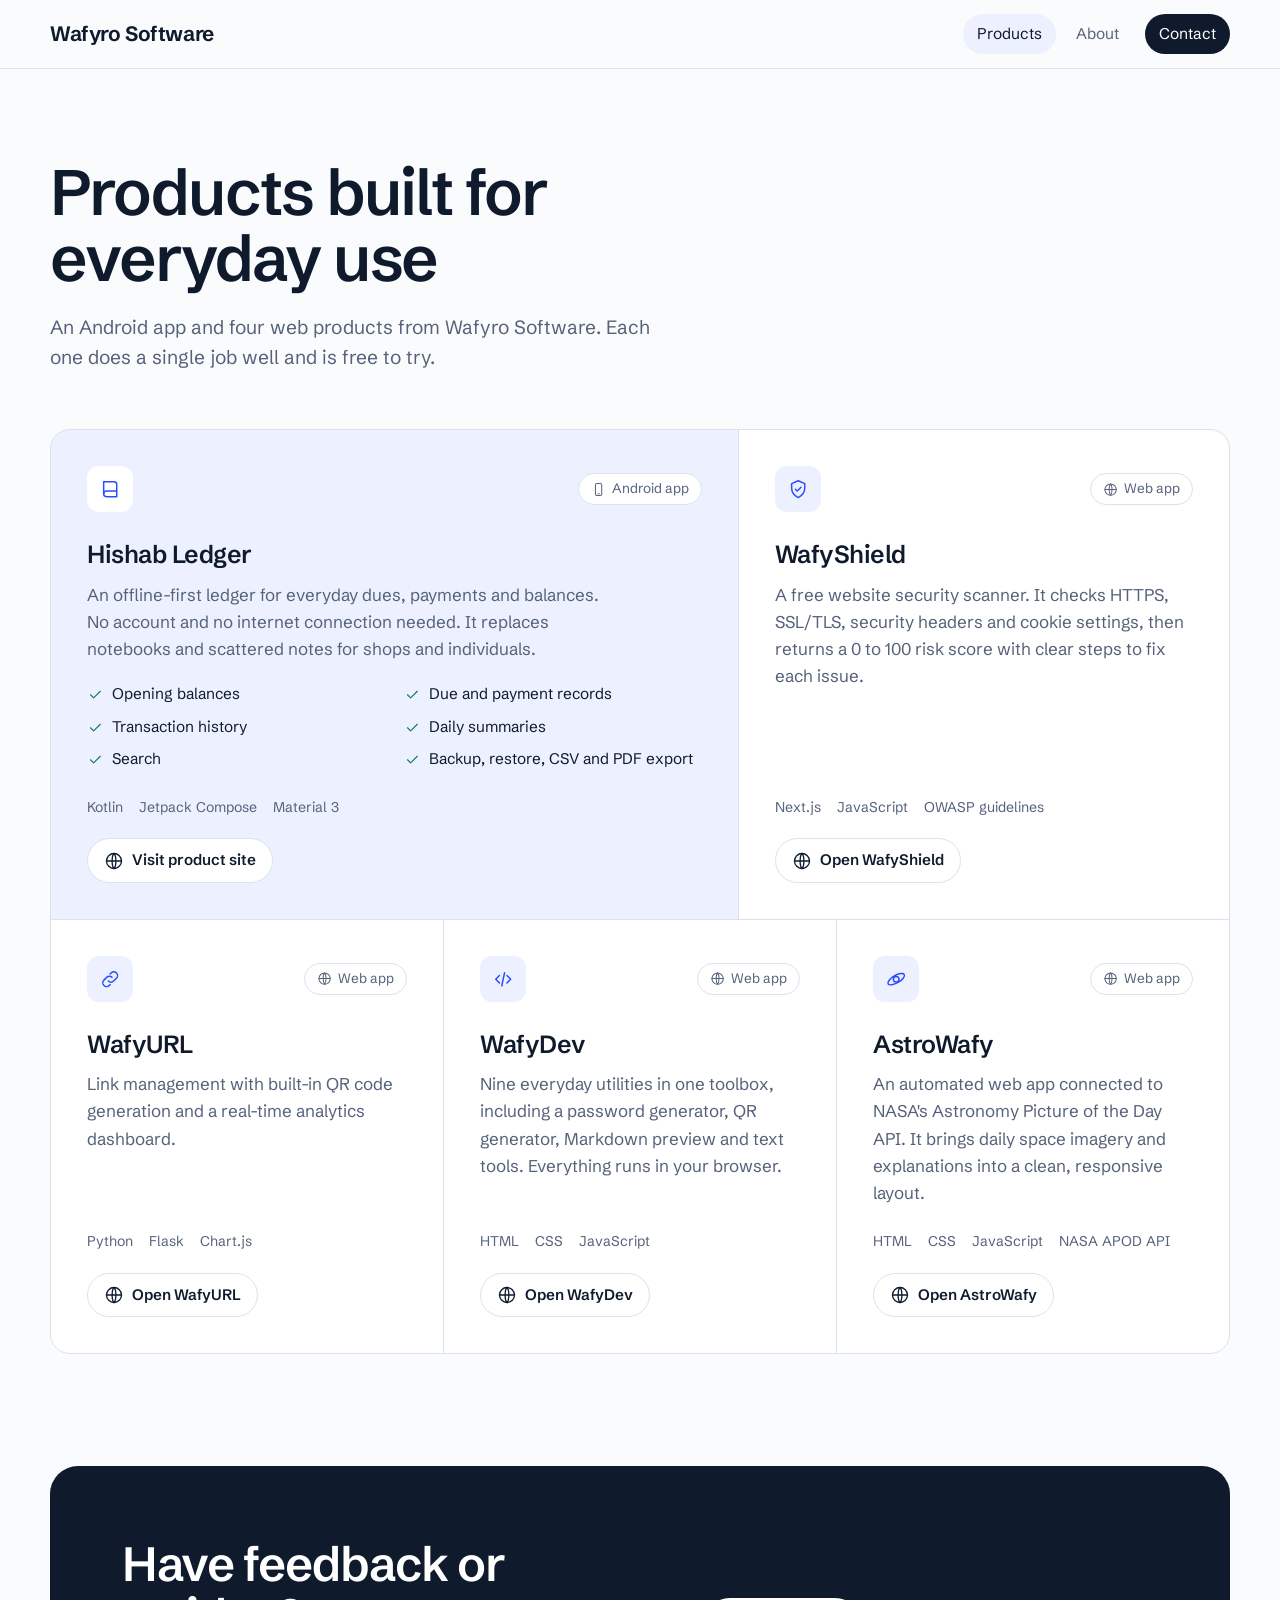
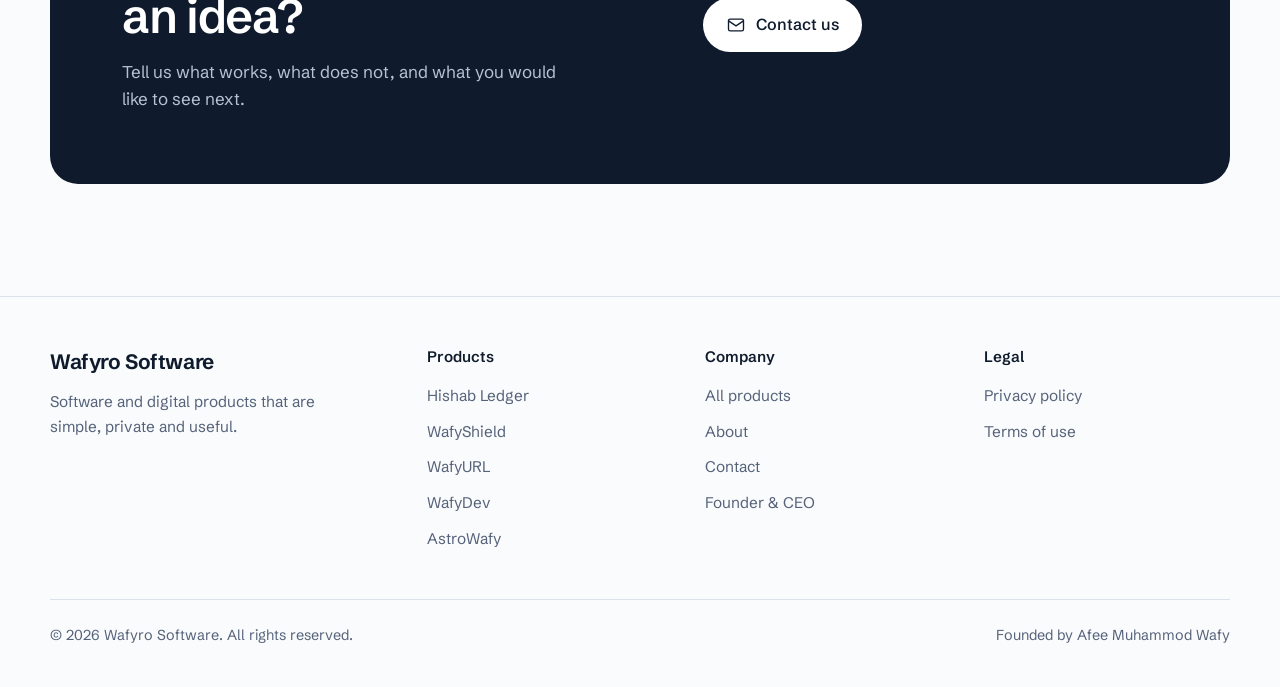
<file: products/index.html>
<!doctype html>
<html lang="en">
<head>
  <meta charset="UTF-8">
  <meta name="viewport" content="width=device-width, initial-scale=1.0">
  <title>Products — Wafyro Software</title>
  <meta name="description" content="Explore Wafyro Software products: Hishab Ledger for Android, WafyShield security scanner, WafyURL link manager, WafyDev toolbox and AstroWafy.">
  <meta name="author" content="Afee Muhammod Wafy">
  <meta name="creator" content="Afee Muhammod Wafy">
  <meta name="publisher" content="Wafyro Software">
  <link rel="icon" type="image/webp" href="../assets/favicon.webp">
  <link rel="apple-touch-icon" href="../assets/favicon.webp">
  <meta name="robots" content="index, follow, max-image-preview:large">
  <meta name="theme-color" content="#FAFBFC">
  <meta name="application-name" content="Wafyro Software">
  <link rel="canonical" href="https://amwafy.xyz/products/">

  <meta property="og:type" content="website">
  <meta property="og:url" content="https://amwafy.xyz/products/">
  <meta property="og:title" content="Products — Wafyro Software">
  <meta property="og:description" content="Explore Wafyro Software products: Hishab Ledger for Android, WafyShield security scanner, WafyURL link manager, WafyDev toolbox and AstroWafy.">
  <meta property="og:site_name" content="Wafyro Software">
  <meta property="og:locale" content="en_US">
  <meta property="og:image" content="https://amwafy.xyz/assets/favicon.webp">

  <meta name="twitter:card" content="summary">
  <meta name="twitter:title" content="Products — Wafyro Software">
  <meta name="twitter:description" content="Explore Wafyro Software products: Hishab Ledger for Android, WafyShield security scanner, WafyURL link manager, WafyDev toolbox and AstroWafy.">
  <meta name="twitter:image" content="https://amwafy.xyz/assets/favicon.webp">

  <script type="application/ld+json">
{
  "@context": "https://schema.org",
  "@graph": [
    {
      "@type": "Organization",
      "@id": "https://amwafy.xyz/#organization",
      "name": "Wafyro Software",
      "url": "https://amwafy.xyz/",
      "logo": "https://amwafy.xyz/assets/favicon.webp",
      "description": "A product company building useful software and digital products.",
      "founder": {
        "@id": "https://afeemuhammodwafy.com/#person"
      }
    },
    {
      "@type": "WebSite",
      "@id": "https://amwafy.xyz/#website",
      "url": "https://amwafy.xyz/",
      "name": "Wafyro Software",
      "description": "A product company building useful software and digital products.",
      "publisher": {
        "@id": "https://amwafy.xyz/#organization"
      },
      "author": {
        "@id": "https://afeemuhammodwafy.com/#person"
      }
    },
    {
      "@type": "ItemList",
      "name": "Wafyro Software products",
      "url": "https://amwafy.xyz/products/",
      "itemListElement": [
        {
          "@type": "ListItem",
          "position": 1,
          "item": {
            "@type": "MobileApplication",
            "name": "Hishab Ledger",
            "url": "https://hishabledger.amwafy.xyz/",
            "operatingSystem": "Android",
            "applicationCategory": "FinanceApplication"
          }
        },
        {
          "@type": "ListItem",
          "position": 2,
          "item": {
            "@type": "WebApplication",
            "name": "WafyShield",
            "url": "https://shield.amwafy.xyz/",
            "applicationCategory": "SecurityApplication"
          }
        },
        {
          "@type": "ListItem",
          "position": 3,
          "item": {
            "@type": "WebApplication",
            "name": "WafyURL",
            "url": "https://url.amwafy.xyz/",
            "applicationCategory": "UtilitiesApplication"
          }
        },
        {
          "@type": "ListItem",
          "position": 4,
          "item": {
            "@type": "WebApplication",
            "name": "WafyDev",
            "url": "https://dev.amwafy.xyz/",
            "applicationCategory": "DeveloperApplication"
          }
        },
        {
          "@type": "ListItem",
          "position": 5,
          "item": {
            "@type": "WebApplication",
            "name": "AstroWafy",
            "url": "https://astro.amwafy.xyz/",
            "description": "Web app that shows NASA Astronomy Picture of the Day imagery with explanations."
          }
        }
      ]
    },
    {
      "@type": "CollectionPage",
      "@id": "https://amwafy.xyz/products/#webpage",
      "url": "https://amwafy.xyz/products/",
      "name": "Products — Wafyro Software",
      "isPartOf": {
        "@id": "https://amwafy.xyz/#website"
      },
      "about": {
        "@id": "https://amwafy.xyz/#organization"
      }
    },
    {
      "@type": "BreadcrumbList",
      "itemListElement": [
        {
          "@type": "ListItem",
          "position": 1,
          "name": "Home",
          "item": "https://amwafy.xyz/"
        },
        {
          "@type": "ListItem",
          "position": 2,
          "name": "Products",
          "item": "https://amwafy.xyz/products/"
        }
      ]
    }
  ]
}
  </script>

  <link rel="preconnect" href="https://fonts.googleapis.com">
  <link rel="preconnect" href="https://fonts.gstatic.com" crossorigin>
  <link href="https://fonts.googleapis.com/css2?family=Schibsted+Grotesk:wght@400;500;600;700&family=JetBrains+Mono:wght@400;500&display=swap" rel="stylesheet">
  <link rel="stylesheet" href="../css/style.css">
</head>
<body>
<svg width="0" height="0" style="position:absolute" aria-hidden="true" focusable="false">
  <symbol id="i-ledger" viewBox="0 0 24 24"><path d="M5 4h11a3 3 0 0 1 3 3v13H8a3 3 0 0 1-3-3V4z"/><path d="M5 17a3 3 0 0 1 3-3h11"/></symbol>
  <symbol id="i-shield" viewBox="0 0 24 24"><path d="M12 3l7 3v5c0 4.5-3 8-7 10-4-2-7-5.5-7-10V6l7-3z"/><path d="M9 12l2 2 4-4"/></symbol>
  <symbol id="i-link" viewBox="0 0 24 24"><path d="M10 14a4 4 0 0 0 5.7 0l3-3a4 4 0 0 0-5.7-5.7l-1 1"/><path d="M14 10a4 4 0 0 0-5.7 0l-3 3a4 4 0 0 0 5.7 5.7l1-1"/></symbol>
  <symbol id="i-code" viewBox="0 0 24 24"><path d="M8 8l-4 4 4 4M16 8l4 4-4 4M13.5 5l-3 14"/></symbol>
  <symbol id="i-orbit" viewBox="0 0 24 24"><circle cx="12" cy="12" r="3"/><ellipse cx="12" cy="12" rx="10" ry="4" transform="rotate(-30 12 12)"/></symbol>
  <symbol id="i-mail" viewBox="0 0 24 24"><rect x="3" y="5" width="18" height="14" rx="2"/><path d="M3 7l9 6 9-6"/></symbol>
  <symbol id="i-branch" viewBox="0 0 24 24"><circle cx="6" cy="6" r="2"/><circle cx="6" cy="18" r="2"/><circle cx="18" cy="8" r="2"/><path d="M6 8v8M18 10c0 4-6 3-12 6"/></symbol>
  <symbol id="i-globe" viewBox="0 0 24 24"><circle cx="12" cy="12" r="9"/><path d="M3 12h18M12 3c3 3 3 15 0 18M12 3c-3 3-3 15 0 18"/></symbol>
  <symbol id="i-lock" viewBox="0 0 24 24"><rect x="5" y="11" width="14" height="9" rx="2"/><path d="M8 11V8a4 4 0 0 1 8 0v3"/></symbol>
  <symbol id="i-bolt" viewBox="0 0 24 24"><path d="M13 3L5 14h6l-1 7 8-11h-6l1-7z"/></symbol>
  <symbol id="i-phone" viewBox="0 0 24 24"><rect x="7" y="2.5" width="10" height="19" rx="2.5"/><path d="M11 18.5h2"/></symbol>
  <symbol id="i-check" viewBox="0 0 24 24"><path d="M5 12.5l4.5 4.5L19 7.5"/></symbol>
  <symbol id="i-warn" viewBox="0 0 24 24"><path d="M12 4l9 16H3L12 4z"/><path d="M12 10v4M12 17.5v.01"/></symbol>
  <symbol id="i-x" viewBox="0 0 24 24"><path d="M6 6l12 12M18 6L6 18"/></symbol>
  <symbol id="i-menu" viewBox="0 0 24 24"><path d="M4 7h16M4 12h16M4 17h16"/></symbol>
  <symbol id="i-close" viewBox="0 0 24 24"><path d="M6 6l12 12M18 6L6 18"/></symbol>
  <symbol id="i-user" viewBox="0 0 24 24"><circle cx="12" cy="8" r="4"/><path d="M4 21c0-4 4-6 8-6s8 2 8 6"/></symbol>
  <symbol id="i-layers" viewBox="0 0 24 24"><path d="M12 3l9 5-9 5-9-5 9-5z"/><path d="M3 13l9 5 9-5"/></symbol>
  <symbol id="i-circle-check" viewBox="0 0 24 24"><circle cx="12" cy="12" r="9"/><path d="M8 12.5l3 3 5-6"/></symbol>
  <symbol id="i-key" viewBox="0 0 24 24"><circle cx="8" cy="15" r="4"/><path d="M11 12l9-9M16 7l3 3"/></symbol>
  <symbol id="i-qr" viewBox="0 0 24 24"><rect x="4" y="4" width="6" height="6"/><rect x="14" y="4" width="6" height="6"/><rect x="4" y="14" width="6" height="6"/><path d="M14 14h2v2h-2zM18 18h2M14 19v1M19 14v1"/></symbol>
  <symbol id="i-keyboard" viewBox="0 0 24 24"><rect x="2.5" y="6" width="19" height="12" rx="2"/><path d="M6 10h.01M10 10h.01M14 10h.01M18 10h.01M7 14h10"/></symbol>
  <symbol id="i-timer" viewBox="0 0 24 24"><circle cx="12" cy="13" r="8"/><path d="M12 9v4l2.5 2M9.5 3h5"/></symbol>
  <symbol id="i-doc" viewBox="0 0 24 24"><path d="M6 3h8l4 4v14H6V3z"/><path d="M14 3v4h4M9 12h6M9 16h6"/></symbol>
  <symbol id="i-note" viewBox="0 0 24 24"><rect x="4" y="4" width="16" height="16" rx="2"/><path d="M8 9h8M8 13h5"/></symbol>
  <symbol id="i-calendar" viewBox="0 0 24 24"><rect x="4" y="5" width="16" height="16" rx="2"/><path d="M4 10h16M8 3v4M16 3v4"/></symbol>
  <symbol id="i-type" viewBox="0 0 24 24"><path d="M5 7V5h14v2M12 5v14M9 19h6"/></symbol>
  <symbol id="i-palette" viewBox="0 0 24 24"><path d="M12 3a9 9 0 1 0 0 18c1.5 0 2-1 1.5-2-.6-1.2 0-2.5 1.5-2.5H17a4 4 0 0 0 4-4c0-5-4-9.5-9-9.5z"/><path d="M7.5 11h.01M10 7.5h.01M14.5 7.5h.01"/></symbol>
</svg>

<a class="skip" href="#main">Skip to content</a>
<header class="site-header">
  <div class="wrap nav">
    <a href="../" class="brand" aria-label="Wafyro Software home">Wafyro Software</a>
    <button class="menu-btn" id="menuBtn" aria-label="Open menu" aria-expanded="false" aria-controls="navLinks">
      <svg class="ic" aria-hidden="true"><use href="#i-menu"/></svg>
    </button>
    <nav class="nav-links" id="navLinks" aria-label="Primary">
      <a href="../products/" aria-current="page">Products</a>
      <a href="../about/">About</a>
      <a href="../contact/" class="cta">Contact</a>
    </nav>
  </div>
</header>

<main id="main">
  <section class="page-head">
    <div class="wrap">
      <h1>Products built for everyday use</h1>
      <p>An Android app and four web products from Wafyro Software. Each one does a single job well and is free to try.</p>
    </div>
  </section>

  <section class="flush-top">
    <div class="wrap">
      <div class="mosaic">
        <article class="card big feature">
          <div class="card-top">
            <span class="card-icon"><svg class="ic" aria-hidden="true"><use href="#i-ledger"/></svg></span>
            <span class="tag"><svg class="ic" aria-hidden="true"><use href="#i-phone"/></svg>Android app</span>
          </div>
          <h3>Hishab Ledger</h3>
          <p>An offline-first ledger for everyday dues, payments and balances. No account and no internet connection needed. It replaces notebooks and scattered notes for shops and individuals.</p>
          <ul class="features">
            <li><svg class="ic" aria-hidden="true"><use href="#i-check"/></svg>Opening balances</li>
            <li><svg class="ic" aria-hidden="true"><use href="#i-check"/></svg>Due and payment records</li>
            <li><svg class="ic" aria-hidden="true"><use href="#i-check"/></svg>Transaction history</li>
            <li><svg class="ic" aria-hidden="true"><use href="#i-check"/></svg>Daily summaries</li>
            <li><svg class="ic" aria-hidden="true"><use href="#i-check"/></svg>Search</li>
            <li><svg class="ic" aria-hidden="true"><use href="#i-check"/></svg>Backup, restore, CSV and PDF export</li>
          </ul>
          <div class="stack"><span>Kotlin</span><span>Jetpack Compose</span><span>Material 3</span></div>
          <a class="card-link" href="https://hishabledger.amwafy.xyz/" rel="noopener"><svg class="ic" aria-hidden="true"><use href="#i-globe"/></svg>Visit product site</a>
        </article>

        <article class="card mid">
          <div class="card-top">
            <span class="card-icon"><svg class="ic" aria-hidden="true"><use href="#i-shield"/></svg></span>
            <span class="tag"><svg class="ic" aria-hidden="true"><use href="#i-globe"/></svg>Web app</span>
          </div>
          <h3>WafyShield</h3>
          <p>A free website security scanner. It checks HTTPS, SSL/TLS, security headers and cookie settings, then returns a 0 to 100 risk score with clear steps to fix each issue.</p>
          <div class="stack"><span>Next.js</span><span>JavaScript</span><span>OWASP guidelines</span></div>
          <a class="card-link" href="https://shield.amwafy.xyz/" rel="noopener"><svg class="ic" aria-hidden="true"><use href="#i-globe"/></svg>Open WafyShield</a>
        </article>

        <article class="card small">
          <div class="card-top">
            <span class="card-icon"><svg class="ic" aria-hidden="true"><use href="#i-link"/></svg></span>
            <span class="tag"><svg class="ic" aria-hidden="true"><use href="#i-globe"/></svg>Web app</span>
          </div>
          <h3>WafyURL</h3>
          <p>Link management with built-in QR code generation and a real-time analytics dashboard.</p>
          <div class="stack"><span>Python</span><span>Flask</span><span>Chart.js</span></div>
          <a class="card-link" href="https://url.amwafy.xyz/" rel="noopener"><svg class="ic" aria-hidden="true"><use href="#i-globe"/></svg>Open WafyURL</a>
        </article>

        <article class="card small">
          <div class="card-top">
            <span class="card-icon"><svg class="ic" aria-hidden="true"><use href="#i-code"/></svg></span>
            <span class="tag"><svg class="ic" aria-hidden="true"><use href="#i-globe"/></svg>Web app</span>
          </div>
          <h3>WafyDev</h3>
          <p>Nine everyday utilities in one toolbox, including a password generator, QR generator, Markdown preview and text tools. Everything runs in your browser.</p>
          <div class="stack"><span>HTML</span><span>CSS</span><span>JavaScript</span></div>
          <a class="card-link" href="https://dev.amwafy.xyz/" rel="noopener"><svg class="ic" aria-hidden="true"><use href="#i-globe"/></svg>Open WafyDev</a>
        </article>

        <article class="card small">
          <div class="card-top">
            <span class="card-icon"><svg class="ic" aria-hidden="true"><use href="#i-orbit"/></svg></span>
            <span class="tag"><svg class="ic" aria-hidden="true"><use href="#i-globe"/></svg>Web app</span>
          </div>
          <h3>AstroWafy</h3>
          <p>An automated web app connected to NASA's Astronomy Picture of the Day API. It brings daily space imagery and explanations into a clean, responsive layout.</p>
          <div class="stack"><span>HTML</span><span>CSS</span><span>JavaScript</span><span>NASA APOD API</span></div>
          <a class="card-link" href="https://astro.amwafy.xyz/" rel="noopener"><svg class="ic" aria-hidden="true"><use href="#i-globe"/></svg>Open AstroWafy</a>
        </article>
      </div>
    </div>
  </section>

  <section class="cta-section">
    <div class="wrap">
      <div class="contact-box">
        <div>
          <h2>Have feedback or an idea?</h2>
          <p>Tell us what works, what does not, and what you would like to see next.</p>
        </div>
        <div class="cta-actions">
          <a class="btn btn-light" href="../contact/"><svg class="ic" aria-hidden="true"><use href="#i-mail"/></svg> Contact us</a>
        </div>
      </div>
    </div>
  </section>

</main>

<footer>
  <div class="wrap">
    <div class="foot">
      <div>
        <a href="../" class="brand">Wafyro Software</a>
        <p>Software and digital products that are simple, private and useful.</p>
      </div>
      <div>
        <h3>Products</h3>
        <ul>
          <li><a href="https://hishabledger.amwafy.xyz/" rel="noopener">Hishab Ledger</a></li>
          <li><a href="https://shield.amwafy.xyz/" rel="noopener">WafyShield</a></li>
          <li><a href="https://url.amwafy.xyz/" rel="noopener">WafyURL</a></li>
          <li><a href="https://dev.amwafy.xyz/" rel="noopener">WafyDev</a></li>
          <li><a href="https://astro.amwafy.xyz/" rel="noopener">AstroWafy</a></li>
        </ul>
      </div>
      <div>
        <h3>Company</h3>
        <ul>
          <li><a href="../products/">All products</a></li>
          <li><a href="../about/">About</a></li>
          <li><a href="../contact/">Contact</a></li>
          <li><a href="https://afeemuhammodwafy.com/" rel="noopener">Founder &amp; CEO</a></li>
        </ul>
      </div>
      <div>
        <h3>Legal</h3>
        <ul>
          <li><a href="../privacy/">Privacy policy</a></li>
          <li><a href="../terms/">Terms of use</a></li>
        </ul>
      </div>
    </div>
    <div class="copy">
      <span>&copy; <span id="year">2026</span> Wafyro Software. All rights reserved.</span>
      <span>Founded by Afee Muhammod Wafy</span>
    </div>
  </div>
</footer>

<script src="../js/main.js" defer></script>
</body>
</html>
</file>
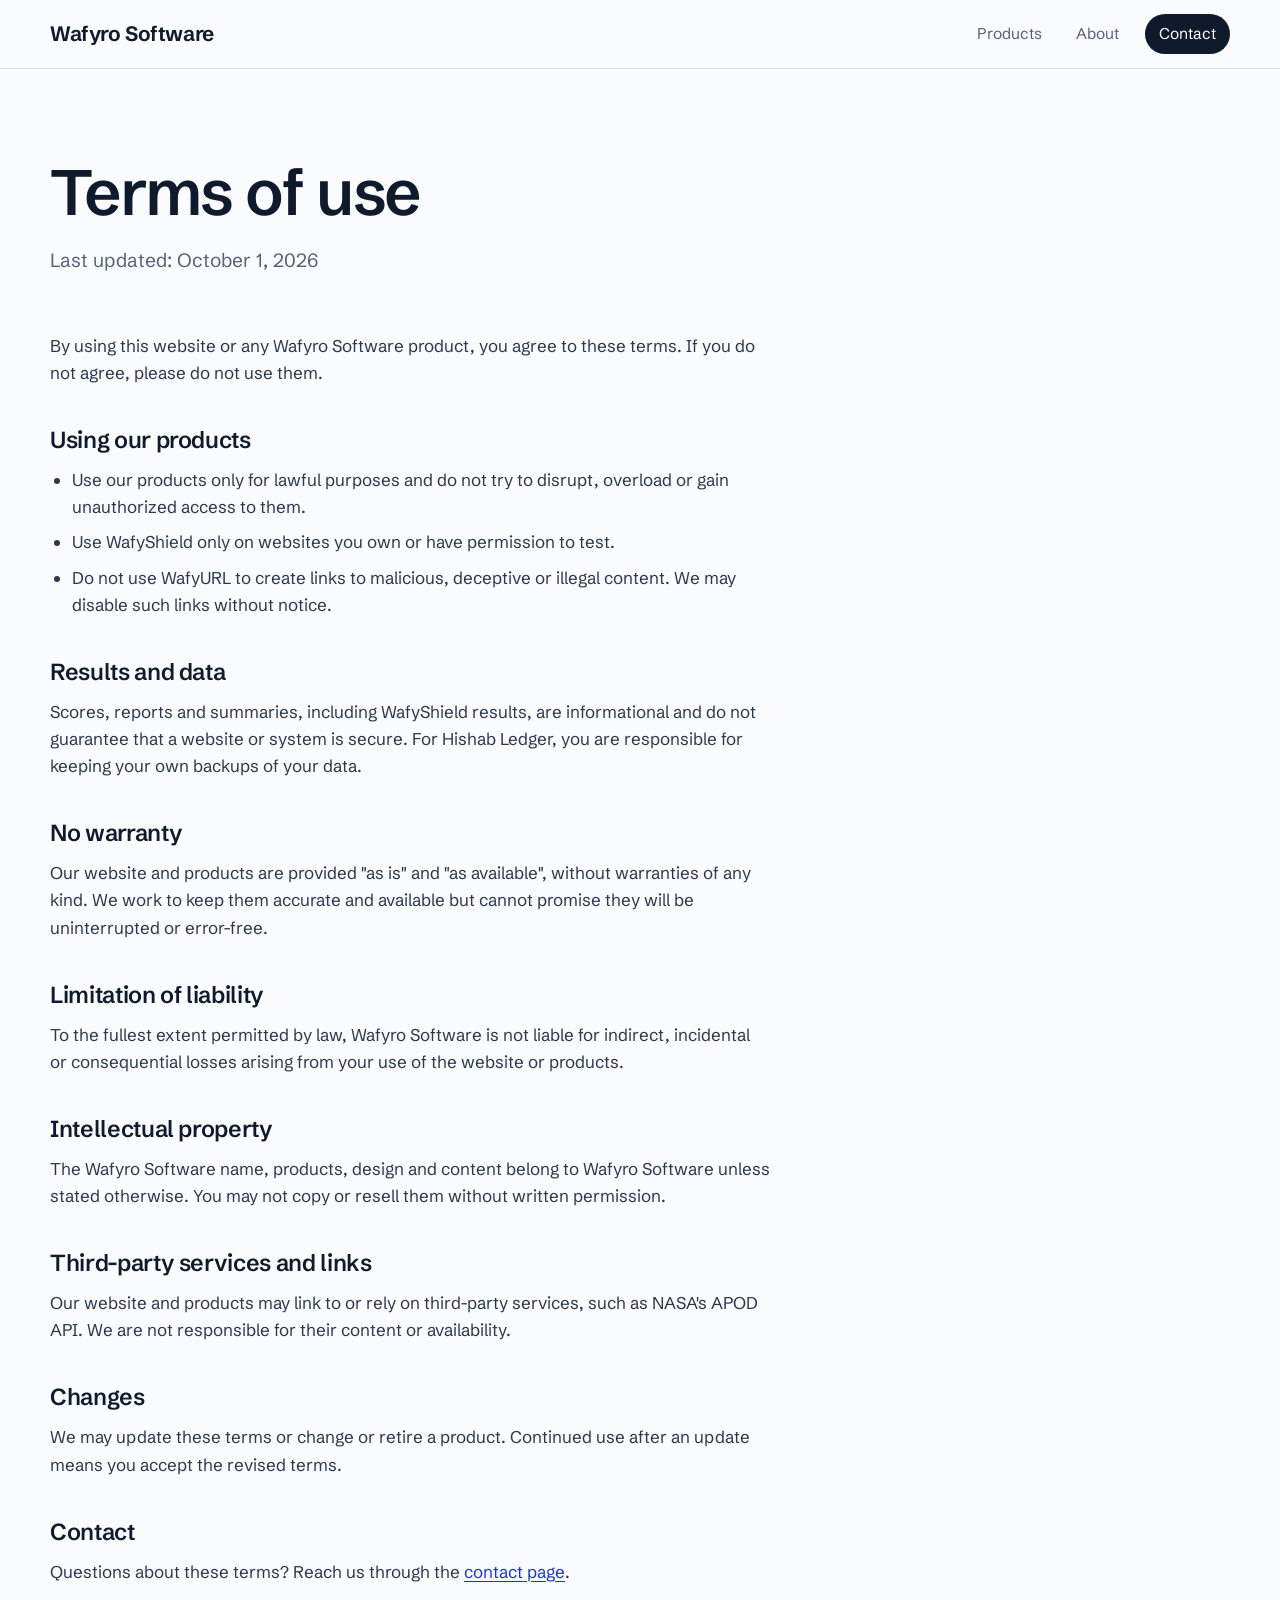
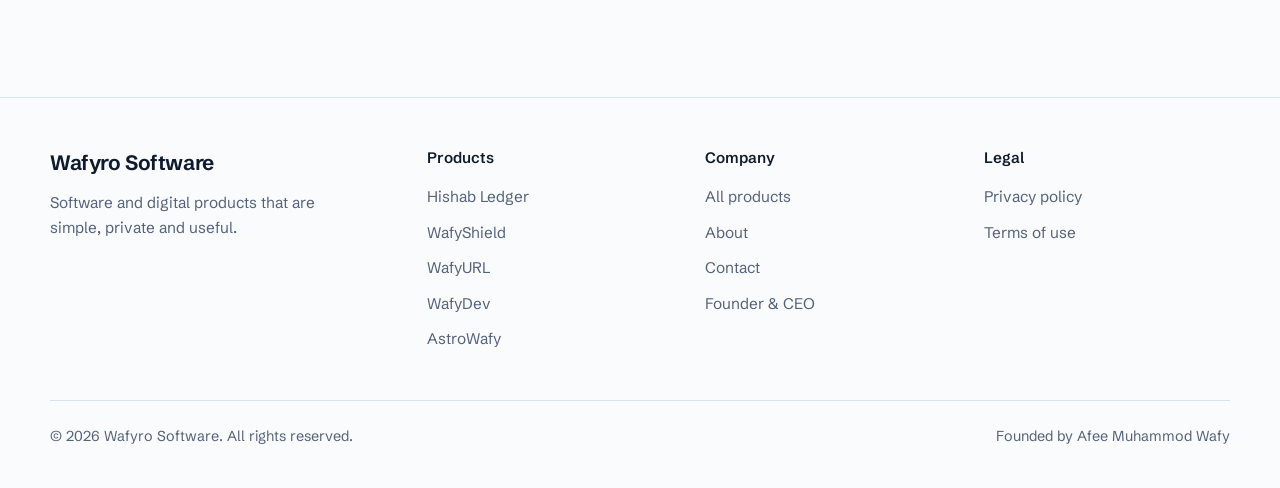
<file: terms/index.html>
<!doctype html>
<html lang="en">
<head>
  <meta charset="UTF-8">
  <meta name="viewport" content="width=device-width, initial-scale=1.0">
  <title>Terms of Use — Wafyro Software</title>
  <meta name="description" content="The terms that apply when you use the Wafyro Software website and products.">
  <meta name="author" content="Afee Muhammod Wafy">
  <meta name="creator" content="Afee Muhammod Wafy">
  <meta name="publisher" content="Wafyro Software">
  <link rel="icon" type="image/webp" href="../assets/favicon.webp">
  <link rel="apple-touch-icon" href="../assets/favicon.webp">
  <meta name="robots" content="index, follow, max-image-preview:large">
  <meta name="theme-color" content="#FAFBFC">
  <meta name="application-name" content="Wafyro Software">
  <link rel="canonical" href="https://amwafy.xyz/terms/">

  <meta property="og:type" content="website">
  <meta property="og:url" content="https://amwafy.xyz/terms/">
  <meta property="og:title" content="Terms of Use — Wafyro Software">
  <meta property="og:description" content="The terms that apply when you use the Wafyro Software website and products.">
  <meta property="og:site_name" content="Wafyro Software">
  <meta property="og:locale" content="en_US">
  <meta property="og:image" content="https://amwafy.xyz/assets/favicon.webp">

  <meta name="twitter:card" content="summary">
  <meta name="twitter:title" content="Terms of Use — Wafyro Software">
  <meta name="twitter:description" content="The terms that apply when you use the Wafyro Software website and products.">
  <meta name="twitter:image" content="https://amwafy.xyz/assets/favicon.webp">

  <script type="application/ld+json">
{
  "@context": "https://schema.org",
  "@graph": [
    {
      "@type": "Organization",
      "@id": "https://amwafy.xyz/#organization",
      "name": "Wafyro Software",
      "url": "https://amwafy.xyz/",
      "logo": "https://amwafy.xyz/assets/favicon.webp",
      "description": "A product company building useful software and digital products.",
      "founder": {
        "@id": "https://afeemuhammodwafy.com/#person"
      }
    },
    {
      "@type": "WebSite",
      "@id": "https://amwafy.xyz/#website",
      "url": "https://amwafy.xyz/",
      "name": "Wafyro Software",
      "description": "A product company building useful software and digital products.",
      "publisher": {
        "@id": "https://amwafy.xyz/#organization"
      },
      "author": {
        "@id": "https://afeemuhammodwafy.com/#person"
      }
    },
    {
      "@type": "WebPage",
      "@id": "https://amwafy.xyz/terms/#webpage",
      "url": "https://amwafy.xyz/terms/",
      "name": "Terms of Use — Wafyro Software",
      "isPartOf": {
        "@id": "https://amwafy.xyz/#website"
      },
      "about": {
        "@id": "https://amwafy.xyz/#organization"
      }
    },
    {
      "@type": "BreadcrumbList",
      "itemListElement": [
        {
          "@type": "ListItem",
          "position": 1,
          "name": "Home",
          "item": "https://amwafy.xyz/"
        },
        {
          "@type": "ListItem",
          "position": 2,
          "name": "Terms of Use",
          "item": "https://amwafy.xyz/terms/"
        }
      ]
    }
  ]
}
  </script>

  <link rel="preconnect" href="https://fonts.googleapis.com">
  <link rel="preconnect" href="https://fonts.gstatic.com" crossorigin>
  <link href="https://fonts.googleapis.com/css2?family=Schibsted+Grotesk:wght@400;500;600;700&family=JetBrains+Mono:wght@400;500&display=swap" rel="stylesheet">
  <link rel="stylesheet" href="../css/style.css">
</head>
<body>
<svg width="0" height="0" style="position:absolute" aria-hidden="true" focusable="false">
  <symbol id="i-ledger" viewBox="0 0 24 24"><path d="M5 4h11a3 3 0 0 1 3 3v13H8a3 3 0 0 1-3-3V4z"/><path d="M5 17a3 3 0 0 1 3-3h11"/></symbol>
  <symbol id="i-shield" viewBox="0 0 24 24"><path d="M12 3l7 3v5c0 4.5-3 8-7 10-4-2-7-5.5-7-10V6l7-3z"/><path d="M9 12l2 2 4-4"/></symbol>
  <symbol id="i-link" viewBox="0 0 24 24"><path d="M10 14a4 4 0 0 0 5.7 0l3-3a4 4 0 0 0-5.7-5.7l-1 1"/><path d="M14 10a4 4 0 0 0-5.7 0l-3 3a4 4 0 0 0 5.7 5.7l1-1"/></symbol>
  <symbol id="i-code" viewBox="0 0 24 24"><path d="M8 8l-4 4 4 4M16 8l4 4-4 4M13.5 5l-3 14"/></symbol>
  <symbol id="i-orbit" viewBox="0 0 24 24"><circle cx="12" cy="12" r="3"/><ellipse cx="12" cy="12" rx="10" ry="4" transform="rotate(-30 12 12)"/></symbol>
  <symbol id="i-mail" viewBox="0 0 24 24"><rect x="3" y="5" width="18" height="14" rx="2"/><path d="M3 7l9 6 9-6"/></symbol>
  <symbol id="i-branch" viewBox="0 0 24 24"><circle cx="6" cy="6" r="2"/><circle cx="6" cy="18" r="2"/><circle cx="18" cy="8" r="2"/><path d="M6 8v8M18 10c0 4-6 3-12 6"/></symbol>
  <symbol id="i-globe" viewBox="0 0 24 24"><circle cx="12" cy="12" r="9"/><path d="M3 12h18M12 3c3 3 3 15 0 18M12 3c-3 3-3 15 0 18"/></symbol>
  <symbol id="i-lock" viewBox="0 0 24 24"><rect x="5" y="11" width="14" height="9" rx="2"/><path d="M8 11V8a4 4 0 0 1 8 0v3"/></symbol>
  <symbol id="i-bolt" viewBox="0 0 24 24"><path d="M13 3L5 14h6l-1 7 8-11h-6l1-7z"/></symbol>
  <symbol id="i-phone" viewBox="0 0 24 24"><rect x="7" y="2.5" width="10" height="19" rx="2.5"/><path d="M11 18.5h2"/></symbol>
  <symbol id="i-check" viewBox="0 0 24 24"><path d="M5 12.5l4.5 4.5L19 7.5"/></symbol>
  <symbol id="i-warn" viewBox="0 0 24 24"><path d="M12 4l9 16H3L12 4z"/><path d="M12 10v4M12 17.5v.01"/></symbol>
  <symbol id="i-x" viewBox="0 0 24 24"><path d="M6 6l12 12M18 6L6 18"/></symbol>
  <symbol id="i-menu" viewBox="0 0 24 24"><path d="M4 7h16M4 12h16M4 17h16"/></symbol>
  <symbol id="i-close" viewBox="0 0 24 24"><path d="M6 6l12 12M18 6L6 18"/></symbol>
  <symbol id="i-user" viewBox="0 0 24 24"><circle cx="12" cy="8" r="4"/><path d="M4 21c0-4 4-6 8-6s8 2 8 6"/></symbol>
  <symbol id="i-layers" viewBox="0 0 24 24"><path d="M12 3l9 5-9 5-9-5 9-5z"/><path d="M3 13l9 5 9-5"/></symbol>
  <symbol id="i-circle-check" viewBox="0 0 24 24"><circle cx="12" cy="12" r="9"/><path d="M8 12.5l3 3 5-6"/></symbol>
  <symbol id="i-key" viewBox="0 0 24 24"><circle cx="8" cy="15" r="4"/><path d="M11 12l9-9M16 7l3 3"/></symbol>
  <symbol id="i-qr" viewBox="0 0 24 24"><rect x="4" y="4" width="6" height="6"/><rect x="14" y="4" width="6" height="6"/><rect x="4" y="14" width="6" height="6"/><path d="M14 14h2v2h-2zM18 18h2M14 19v1M19 14v1"/></symbol>
  <symbol id="i-keyboard" viewBox="0 0 24 24"><rect x="2.5" y="6" width="19" height="12" rx="2"/><path d="M6 10h.01M10 10h.01M14 10h.01M18 10h.01M7 14h10"/></symbol>
  <symbol id="i-timer" viewBox="0 0 24 24"><circle cx="12" cy="13" r="8"/><path d="M12 9v4l2.5 2M9.5 3h5"/></symbol>
  <symbol id="i-doc" viewBox="0 0 24 24"><path d="M6 3h8l4 4v14H6V3z"/><path d="M14 3v4h4M9 12h6M9 16h6"/></symbol>
  <symbol id="i-note" viewBox="0 0 24 24"><rect x="4" y="4" width="16" height="16" rx="2"/><path d="M8 9h8M8 13h5"/></symbol>
  <symbol id="i-calendar" viewBox="0 0 24 24"><rect x="4" y="5" width="16" height="16" rx="2"/><path d="M4 10h16M8 3v4M16 3v4"/></symbol>
  <symbol id="i-type" viewBox="0 0 24 24"><path d="M5 7V5h14v2M12 5v14M9 19h6"/></symbol>
  <symbol id="i-palette" viewBox="0 0 24 24"><path d="M12 3a9 9 0 1 0 0 18c1.5 0 2-1 1.5-2-.6-1.2 0-2.5 1.5-2.5H17a4 4 0 0 0 4-4c0-5-4-9.5-9-9.5z"/><path d="M7.5 11h.01M10 7.5h.01M14.5 7.5h.01"/></symbol>
</svg>

<a class="skip" href="#main">Skip to content</a>
<header class="site-header">
  <div class="wrap nav">
    <a href="../" class="brand" aria-label="Wafyro Software home">Wafyro Software</a>
    <button class="menu-btn" id="menuBtn" aria-label="Open menu" aria-expanded="false" aria-controls="navLinks">
      <svg class="ic" aria-hidden="true"><use href="#i-menu"/></svg>
    </button>
    <nav class="nav-links" id="navLinks" aria-label="Primary">
      <a href="../products/">Products</a>
      <a href="../about/">About</a>
      <a href="../contact/" class="cta">Contact</a>
    </nav>
  </div>
</header>

<main id="main">
  <section class="page-head">
    <div class="wrap">
      <h1>Terms of use</h1>
      <p class="updated">Last updated: October 1, 2026</p>
    </div>
  </section>

  <section class="flush-top">
    <div class="wrap">
      <div class="prose">
        <p>By using this website or any Wafyro Software product, you agree to these terms. If you do not agree, please do not use them.</p>

        <h2>Using our products</h2>
        <ul>
          <li>Use our products only for lawful purposes and do not try to disrupt, overload or gain unauthorized access to them.</li>
          <li>Use WafyShield only on websites you own or have permission to test.</li>
          <li>Do not use WafyURL to create links to malicious, deceptive or illegal content. We may disable such links without notice.</li>
        </ul>

        <h2>Results and data</h2>
        <p>Scores, reports and summaries, including WafyShield results, are informational and do not guarantee that a website or system is secure. For Hishab Ledger, you are responsible for keeping your own backups of your data.</p>

        <h2>No warranty</h2>
        <p>Our website and products are provided "as is" and "as available", without warranties of any kind. We work to keep them accurate and available but cannot promise they will be uninterrupted or error-free.</p>

        <h2>Limitation of liability</h2>
        <p>To the fullest extent permitted by law, Wafyro Software is not liable for indirect, incidental or consequential losses arising from your use of the website or products.</p>

        <h2>Intellectual property</h2>
        <p>The Wafyro Software name, products, design and content belong to Wafyro Software unless stated otherwise. You may not copy or resell them without written permission.</p>

        <h2>Third-party services and links</h2>
        <p>Our website and products may link to or rely on third-party services, such as NASA's APOD API. We are not responsible for their content or availability.</p>

        <h2>Changes</h2>
        <p>We may update these terms or change or retire a product. Continued use after an update means you accept the revised terms.</p>

        <h2>Contact</h2>
        <p>Questions about these terms? Reach us through the <a href="../contact/">contact page</a>.</p>
      </div>
    </div>
  </section>

</main>

<footer>
  <div class="wrap">
    <div class="foot">
      <div>
        <a href="../" class="brand">Wafyro Software</a>
        <p>Software and digital products that are simple, private and useful.</p>
      </div>
      <div>
        <h3>Products</h3>
        <ul>
          <li><a href="https://hishabledger.amwafy.xyz/" rel="noopener">Hishab Ledger</a></li>
          <li><a href="https://shield.amwafy.xyz/" rel="noopener">WafyShield</a></li>
          <li><a href="https://url.amwafy.xyz/" rel="noopener">WafyURL</a></li>
          <li><a href="https://dev.amwafy.xyz/" rel="noopener">WafyDev</a></li>
          <li><a href="https://astro.amwafy.xyz/" rel="noopener">AstroWafy</a></li>
        </ul>
      </div>
      <div>
        <h3>Company</h3>
        <ul>
          <li><a href="../products/">All products</a></li>
          <li><a href="../about/">About</a></li>
          <li><a href="../contact/">Contact</a></li>
          <li><a href="https://afeemuhammodwafy.com/" rel="noopener">Founder &amp; CEO</a></li>
        </ul>
      </div>
      <div>
        <h3>Legal</h3>
        <ul>
          <li><a href="../privacy/">Privacy policy</a></li>
          <li><a href="../terms/">Terms of use</a></li>
        </ul>
      </div>
    </div>
    <div class="copy">
      <span>&copy; <span id="year">2026</span> Wafyro Software. All rights reserved.</span>
      <span>Founded by Afee Muhammod Wafy</span>
    </div>
  </div>
</footer>

<script src="../js/main.js" defer></script>
</body>
</html>
</file>
<file: css/style.css>
:root {
      --bg: #FAFBFC;
      --surface: #FFFFFF;
      --ink: #0F1B2D;
      --muted: #55627A;
      --line: #DCE2EC;
      --accent: #2A4BFF;
      --accent-ink: #1B35C9;
      --tint: #EDF1FF;
      --pass: #0B7F59;
      --warn: #9A5B00;
      --fail: #BC3434;
      --font: "Schibsted Grotesk", "Segoe UI", system-ui, -apple-system, "Helvetica Neue", Arial, sans-serif;
      --mono: "JetBrains Mono", ui-monospace, "SFMono-Regular", Menlo, Consolas, monospace;
      --radius: 16px;
      --wrap: 1180px;
    }

    *, *::before, *::after { box-sizing: border-box; }
    html { scroll-behavior: smooth; scroll-padding-top: 84px; -webkit-text-size-adjust: 100%; }
    body {
      margin: 0;
      background: var(--bg);
      color: var(--ink);
      font-family: var(--font);
      font-size: 1.0625rem;
      line-height: 1.6;
      -webkit-font-smoothing: antialiased;
    }
    img, svg { display: block; max-width: 100%; }
    a { color: inherit; text-decoration: none; }
    h1, h2, h3, p { margin: 0; }
    ul { margin: 0; padding: 0; list-style: none; }
    button { font: inherit; color: inherit; }
    :focus-visible { outline: 3px solid var(--accent); outline-offset: 3px; border-radius: 6px; }

    .wrap { width: min(var(--wrap), 100% - 48px); margin-inline: auto; }
    .ic { width: 1.25rem; height: 1.25rem; fill: none; stroke: currentColor; stroke-width: 1.6; stroke-linecap: round; stroke-linejoin: round; flex: none; }
    .sr { position: absolute; width: 1px; height: 1px; overflow: hidden; clip: rect(0 0 0 0); white-space: nowrap; }

    /* Header */
    .site-header { position: sticky; top: 0; z-index: 50; background: rgba(250, 251, 252, .88); backdrop-filter: blur(12px); -webkit-backdrop-filter: blur(12px); border-bottom: 1px solid var(--line); }
    .nav { display: flex; align-items: center; justify-content: space-between; height: 68px; }
    .brand { display: flex; align-items: center; font-weight: 650; font-size: 1.3rem; letter-spacing: -.02em; }
        .nav-links { display: flex; align-items: center; gap: 6px; }
    .nav-links a { padding: 8px 14px; border-radius: 999px; font-size: .97rem; color: var(--muted); transition: color .15s, background .15s; }
    .nav-links a:hover { color: var(--ink); background: var(--tint); }
    .nav-links a.cta { background: var(--ink); color: #fff; margin-left: 6px; }
    .nav-links a.cta:hover { background: var(--accent); }
    .menu-btn { display: none; background: none; border: 1px solid var(--line); border-radius: 10px; width: 42px; height: 42px; align-items: center; justify-content: center; cursor: pointer; }

    /* Buttons */
    .btn { display: inline-flex; align-items: center; gap: 10px; padding: 13px 22px; border-radius: 999px; font-weight: 550; font-size: 1rem; border: 1px solid transparent; cursor: pointer; transition: background .15s, color .15s, border-color .15s; }
    .btn-primary { background: var(--accent); color: #fff; }
    .btn-primary:hover { background: var(--accent-ink); }
    .btn-ghost { border-color: var(--line); background: var(--surface); }
    .btn-ghost:hover { border-color: var(--ink); }

    /* Hero */
    .hero { padding: clamp(48px, 8vw, 96px) 0 clamp(56px, 8vw, 104px); }
    .hero-grid { display: grid; grid-template-columns: minmax(0, .95fr) minmax(0, 1.05fr); gap: clamp(32px, 5vw, 72px); align-items: center; }
    .hero h1 { font-size: clamp(2.6rem, 5.6vw, 4.5rem); line-height: 1.02; font-weight: 600; letter-spacing: -.035em; max-width: 12ch; }
    .hero-lead { margin-top: 24px; font-size: 1.2rem; color: var(--muted); max-width: 46ch; }
    .hero-actions { display: flex; flex-wrap: wrap; gap: 12px; margin-top: 34px; }
    .hero-meta { margin-top: 36px; display: flex; flex-wrap: wrap; gap: 10px 28px; color: var(--muted); font-size: .97rem; }
    .hero-meta span { display: inline-flex; align-items: center; gap: 8px; }
    .hero-meta .ic { color: var(--accent); width: 1.1rem; height: 1.1rem; }

    .hero-copy > * { animation: rise .7s cubic-bezier(.2, .7, .2, 1) both; }
    .hero-copy > *:nth-child(2) { animation-delay: .08s; }
    .hero-copy > *:nth-child(3) { animation-delay: .16s; }
    .hero-copy > *:nth-child(4) { animation-delay: .24s; }
    .stage-wrap { animation: rise .8s .18s cubic-bezier(.2, .7, .2, 1) both; }
    @keyframes rise { from { opacity: 0; transform: translateY(16px); } to { opacity: 1; transform: none; } }

    /* Product stage */
    .stage-wrap { container-type: inline-size; container-name: stage; background: var(--tint); border-radius: 24px; padding: clamp(14px, 2vw, 22px); }
    .tabs { display: flex; gap: 2px; margin-bottom: 14px; overflow-x: auto; scrollbar-width: none; }
    .tabs::-webkit-scrollbar { display: none; }
    .tab { position: relative; flex: 1 1 auto; display: flex; align-items: center; justify-content: center; gap: 6px; padding: 10px 8px; background: transparent; border: 0; border-radius: 10px; cursor: pointer; color: var(--muted); font-size: .85rem; font-weight: 500; white-space: nowrap; transition: background .15s, color .15s; }
    .tab:hover { color: var(--ink); }
    .tab[aria-selected="true"] { background: var(--surface); color: var(--ink); box-shadow: 0 1px 0 rgba(15, 27, 45, .06); }
    .tab[aria-selected="true"]::after { content: ""; position: absolute; left: 8px; right: 8px; bottom: 0; height: 2px; background: var(--accent); transform-origin: left; animation: prog var(--dur, 6s) linear forwards; }
    .stage.paused .tab[aria-selected="true"]::after, .stage.manual .tab[aria-selected="true"]::after { animation: none; transform: none; }
    @keyframes prog { from { transform: scaleX(0); } to { transform: scaleX(1); } }

    .window { background: var(--surface); border: 1px solid var(--line); border-radius: 14px; overflow: hidden; }
    .window-bar { display: flex; align-items: center; gap: 10px; padding: 11px 16px; border-bottom: 1px solid var(--line); font-family: var(--mono); font-size: .82rem; color: var(--muted); }
    .window-bar .ic { width: 1rem; height: 1rem; color: var(--pass); }
    .panels { position: relative; min-height: 340px; }
    .panel { display: none; padding: 22px; }
    .panel.active { display: block; animation: fade .35s ease both; }
    @keyframes fade { from { opacity: 0; } to { opacity: 1; } }
    .panel-title { font-weight: 600; font-size: 1.05rem; margin-bottom: 14px; }

    .rows { display: grid; gap: 8px; }
    .row { display: flex; align-items: center; justify-content: space-between; gap: 12px; padding: 11px 14px; border: 1px solid var(--line); border-radius: 10px; font-size: .95rem; }
    .row small { font-family: var(--mono); font-size: .78rem; color: var(--muted); }
    .status { display: inline-flex; align-items: center; gap: 6px; font-size: .85rem; font-weight: 600; }
    .status .ic { width: 1rem; height: 1rem; }
    .s-pass { color: var(--pass); } .s-warn { color: var(--warn); } .s-fail { color: var(--fail); }

    .score { display: flex; align-items: center; gap: 22px; margin-bottom: 16px; }
    .ring { width: 104px; height: 104px; flex: none; }
    .ring circle { fill: none; stroke-width: 9; }
    .ring .track { stroke: var(--tint); }
    .ring .bar { stroke: var(--accent); stroke-linecap: round; stroke-dasharray: 276.5; stroke-dashoffset: 276.5; transform: rotate(-90deg); transform-origin: 50% 50%; transition: stroke-dashoffset 1.1s cubic-bezier(.2, .7, .2, 1) .15s; }
    .panel.active .ring .bar { stroke-dashoffset: 49.8; }
    .ring text { font-family: var(--font); font-weight: 650; font-size: 28px; fill: var(--ink); }
    .score p { color: var(--muted); font-size: .95rem; }
    .score strong { display: block; color: var(--ink); font-size: 1.05rem; font-weight: 600; }

    .shortlink { display: flex; align-items: center; justify-content: space-between; gap: 10px; padding: 12px 14px; background: var(--tint); border-radius: 10px; font-size: .98rem; font-weight: 500; margin-bottom: 18px; }
        .url-grid { display: grid; grid-template-columns: 132px 1fr; gap: 20px; align-items: end; }
    .qr { width: 132px; height: 132px; padding: 8px; border: 1px solid var(--line); border-radius: 10px; }
    .chart-label { font-size: .85rem; color: var(--muted); margin-bottom: 10px; }
    .bars { display: flex; align-items: flex-end; gap: 8px; height: 100px; }
    .bars i { flex: 1; background: var(--accent); border-radius: 5px 5px 0 0; transform-origin: bottom; transform: scaleY(0); }
    .bars i:nth-child(odd) { background: #7C93FF; }
    .panel.active .bars i { animation: grow .7s cubic-bezier(.2, .7, .2, 1) forwards; }
    .panel.active .bars i:nth-child(2) { animation-delay: .05s; } .panel.active .bars i:nth-child(3) { animation-delay: .1s; }
    .panel.active .bars i:nth-child(4) { animation-delay: .15s; } .panel.active .bars i:nth-child(5) { animation-delay: .2s; }
    .panel.active .bars i:nth-child(6) { animation-delay: .25s; } .panel.active .bars i:nth-child(7) { animation-delay: .3s; }
    @keyframes grow { to { transform: scaleY(1); } }

    .balance { display: flex; justify-content: space-between; align-items: baseline; margin-bottom: 14px; }
    .balance strong { font-size: 2rem; font-weight: 650; letter-spacing: -.02em; }
    .balance span { color: var(--muted); font-size: .92rem; }
    .row .amt { font-weight: 600; }

    .tools { display: grid; grid-template-columns: repeat(3, 1fr); gap: 10px; }
    .tool { display: flex; flex-direction: column; align-items: flex-start; gap: 12px; padding: 16px 14px; border: 1px solid var(--line); border-radius: 12px; font-size: .9rem; font-weight: 500; }
    .tool .ic { color: var(--accent); width: 1.5rem; height: 1.5rem; }

    .panel.sky.active { display: grid; place-items: center; }
    .sky svg { width: 100%; max-width: 330px; height: auto; }
    .sky .o { fill: none; stroke: var(--line); stroke-width: 1.2; }
    .sky .p { fill: var(--accent); }
    .sky .s { fill: var(--ink); }
    .sky .orbit-spin { transform-origin: 160px 130px; animation: spin 40s linear infinite; }
    @keyframes spin { to { transform: rotate(360deg); } }

    /* Sections */
    section { padding: clamp(64px, 9vw, 112px) 0; }
    .section-head { max-width: 640px; margin-bottom: 48px; }
    .section-head h2, .split h2 { font-size: clamp(2rem, 4vw, 3rem); line-height: 1.08; font-weight: 600; letter-spacing: -.028em; }
    .section-head p { margin-top: 16px; color: var(--muted); font-size: 1.12rem; }

    /* Products mosaic */
    .mosaic { display: grid; grid-template-columns: repeat(12, 1fr); gap: 1px; background: var(--line); border: 1px solid var(--line); border-radius: 20px; overflow: hidden; }
    .card { background: var(--surface); padding: clamp(24px, 3vw, 36px); display: flex; flex-direction: column; }
    .card.big { grid-column: span 7; }
    .card.mid { grid-column: span 5; }
    .card.small { grid-column: span 4; }
    .card.feature { background: var(--tint); }
    .card-top { display: flex; align-items: center; justify-content: space-between; gap: 12px; margin-bottom: 28px; }
    .card-icon { width: 46px; height: 46px; display: grid; place-items: center; border-radius: 12px; background: var(--tint); color: var(--accent); }
    .card.feature .card-icon { background: var(--surface); }
    .card-icon .ic { width: 1.4rem; height: 1.4rem; }
    .tag { display: inline-flex; align-items: center; gap: 6px; padding: 4px 12px; border: 1px solid var(--line); border-radius: 999px; font-size: .85rem; color: var(--muted); background: var(--surface); }
    .tag .ic { width: .95rem; height: .95rem; }
    .card h3 { font-size: 1.55rem; font-weight: 600; letter-spacing: -.02em; line-height: 1.15; }
    .card p { margin-top: 12px; color: var(--muted); max-width: 52ch; }
    .features { margin-top: 20px; display: grid; grid-template-columns: 1fr 1fr; gap: 8px 20px; font-size: .96rem; }
    .features li { display: flex; align-items: center; gap: 8px; }
    .features .ic { color: var(--pass); width: 1.05rem; height: 1.05rem; }
    .stack { margin-top: auto; padding-top: 24px; display: flex; flex-wrap: wrap; gap: 6px 16px; font-size: .88rem; color: var(--muted); }
    .card-link { margin-top: 20px; display: inline-flex; align-items: center; gap: 8px; font-weight: 600; font-size: .95rem; color: var(--ink); align-self: flex-start; padding: 9px 16px; border: 1px solid var(--line); border-radius: 999px; background: var(--surface); transition: border-color .15s, color .15s; }
    .card-link:hover { border-color: var(--ink); }

    /* Approach */
    .approach { background: var(--surface); border-block: 1px solid var(--line); }
    .split { display: grid; grid-template-columns: minmax(0, .8fr) minmax(0, 1.2fr); gap: clamp(32px, 6vw, 88px); }
    .split .lead { margin-top: 18px; color: var(--muted); font-size: 1.12rem; max-width: 40ch; }
    .principles { display: grid; grid-template-columns: 1fr 1fr; gap: 36px 40px; }
    .principle { border-top: 1px solid var(--line); padding-top: 22px; }
    .principle .ic { color: var(--accent); width: 1.6rem; height: 1.6rem; margin-bottom: 16px; }
    .principle h3 { font-size: 1.2rem; font-weight: 600; letter-spacing: -.01em; }
    .principle p { margin-top: 8px; color: var(--muted); font-size: 1rem; }

    /* About */
    .about-card { border: 1px solid var(--line); border-radius: 20px; background: var(--surface); overflow: hidden; }
    .about-card dl { margin: 0; }
    .about-card .fact { display: flex; justify-content: space-between; gap: 20px; padding: 18px 24px; border-bottom: 1px solid var(--line); }
    .about-card .fact:last-child { border-bottom: 0; }
    .about-card dt { color: var(--muted); }
    .about-card dd { margin: 0; font-weight: 550; text-align: right; }
    .about-text p { color: var(--muted); font-size: 1.12rem; margin-top: 18px; max-width: 56ch; }
    .about-text .links { display: flex; flex-wrap: wrap; gap: 12px; margin-top: 28px; }

    /* Contact */
    .contact { padding-top: 0; }
    .contact-box { background: var(--ink); color: #fff; border-radius: 28px; padding: clamp(36px, 6vw, 72px); display: grid; grid-template-columns: minmax(0, 1.2fr) minmax(0, 1fr); gap: 36px; align-items: center; }
    .contact-box h2 { font-size: clamp(2rem, 4vw, 3rem); line-height: 1.08; font-weight: 600; letter-spacing: -.028em; max-width: 14ch; }
    .contact-box p { margin-top: 16px; color: #B8C2D6; max-width: 44ch; }
    .form { background: var(--surface); color: var(--ink); border-radius: 20px; padding: clamp(22px, 3vw, 32px); display: grid; gap: 16px; }
    .field { display: grid; gap: 6px; }
    .field label { font-size: .92rem; font-weight: 600; }
    .field input, .field textarea { width: 100%; font: inherit; font-size: 1rem; color: var(--ink); background: var(--bg); border: 1px solid var(--line); border-radius: 10px; padding: 12px 14px; transition: border-color .15s, box-shadow .15s; }
    .field textarea { resize: vertical; min-height: 120px; }
    .field input:focus, .field textarea:focus { outline: none; border-color: var(--accent); box-shadow: 0 0 0 3px rgba(42, 75, 255, .18); }
    .field.invalid input, .field.invalid textarea { border-color: var(--fail); }
    .field .err { color: var(--fail); font-size: .85rem; display: none; }
    .field.invalid .err { display: block; }
    .hp { position: absolute; left: -9999px; width: 1px; height: 1px; opacity: 0; }
    .form .btn { justify-content: center; width: 100%; }
    .form .btn[disabled] { opacity: .65; cursor: progress; }
    .form-status { min-height: 1.4em; font-size: .95rem; margin: 0; }
    .form-status.ok { color: var(--pass); }
    .form-status.bad { color: var(--fail); }

    /* Footer */
    footer { border-top: 1px solid var(--line); padding: 48px 0 40px; }
    .foot { display: grid; grid-template-columns: 1.4fr 1fr 1fr 1fr; gap: 32px; }
    .foot p { color: var(--muted); font-size: .96rem; margin-top: 12px; max-width: 34ch; }
    .foot h3 { font-size: .95rem; font-weight: 600; margin-bottom: 12px; }
    .foot li { margin-bottom: 8px; }
    .foot li a { color: var(--muted); font-size: .96rem; }
    .foot li a:hover { color: var(--accent-ink); }
    .copy { margin-top: 40px; padding-top: 24px; border-top: 1px solid var(--line); color: var(--muted); font-size: .9rem; display: flex; flex-wrap: wrap; justify-content: space-between; gap: 8px; }

    /* Responsive */
    @media (max-width: 980px) {
      .hero-grid, .split, .contact-box { grid-template-columns: 1fr; }
      .hero h1 { max-width: 14ch; }
      .card.big, .card.mid { grid-column: span 12; }
      .card.small { grid-column: span 6; }
      .card.small:last-child { grid-column: span 12; }
    }
    @media (max-width: 760px) {
      .menu-btn { display: inline-flex; }
      .nav-links { position: absolute; top: 68px; left: 0; right: 0; flex-direction: column; align-items: stretch; background: var(--bg); border-bottom: 1px solid var(--line); padding: 12px 24px 20px; display: none; }
      .nav-links.open { display: flex; }
      .nav-links a { padding: 12px 14px; }
      .nav-links a.cta { margin: 6px 0 0; text-align: center; }
      .card.small { grid-column: span 12; }
      .features, .principles { grid-template-columns: 1fr; }
      .foot { grid-template-columns: 1fr 1fr; }
      .foot > div:first-child { grid-column: span 2; }
      .url-grid { grid-template-columns: 1fr; }
    }
    @media (max-width: 440px) {
      .wrap { width: min(var(--wrap), 100% - 32px); }
      .tools { grid-template-columns: repeat(3, 1fr); gap: 8px; }
      .tool { padding: 12px 10px; font-size: .8rem; }
      .panel { padding: 16px; }
    }
    @media (prefers-reduced-motion: reduce) {
      html { scroll-behavior: auto; }
      *, *::before, *::after { animation: none !important; transition: none !important; }
      .bars i { transform: none; }
      .panel .ring .bar { stroke-dashoffset: 49.8; }
    }
  

    /* Tabs: when the preview is narrow, show the name of the selected product only */
    .tab .ic { width: 1.1rem; height: 1.1rem; }
    @container stage (max-width: 520px) {
      .tab[aria-selected="false"] span { display: none; }
      .tab { padding: 11px 12px; }
    }


    /* ===== Multi-page additions ===== */
    .skip { position: absolute; left: 16px; top: -60px; background: var(--ink); color: #fff; padding: 10px 16px; border-radius: 10px; z-index: 100; }
    .skip:focus { top: 12px; }
    .nav-links a[aria-current="page"] { color: var(--ink); background: var(--tint); }
    .nav-links a.cta[aria-current="page"] { background: var(--accent); color: #fff; }
    .flush-top { padding-top: 0; }
    .btn-sm { padding: 9px 16px; font-size: .95rem; }
    .btn-light { background: #fff; color: var(--ink); }
    .btn-light:hover { background: var(--tint); }
    .btn-outline { border-color: #3A4A66; color: #fff; }
    .btn-outline:hover { border-color: #fff; }
    .cta-actions { display: flex; flex-wrap: wrap; gap: 12px; }
    .cta-section { padding-top: 0; }

    /* Inner page header */
    .page-head { padding: clamp(48px, 7vw, 92px) 0 clamp(32px, 5vw, 56px); }
    .page-head h1 { font-size: clamp(2.4rem, 5.2vw, 4rem); line-height: 1.04; font-weight: 600; letter-spacing: -.032em; max-width: 16ch; }
    .page-head p { margin-top: 20px; color: var(--muted); font-size: 1.2rem; max-width: 52ch; }
    .page-head.tight { padding-bottom: 0; }

    /* Home: products at a glance */
    .head-row { display: flex; flex-wrap: wrap; align-items: flex-end; justify-content: space-between; gap: 20px; margin-bottom: 36px; }
    .head-row .section-head { margin-bottom: 0; }
    .plist { background: var(--surface); border: 1px solid var(--line); border-radius: 20px; overflow: hidden; }
    .prow { display: grid; grid-template-columns: auto 1fr auto auto; align-items: center; gap: 22px; padding: 22px 28px; border-bottom: 1px solid var(--line); }
    .prow:last-child { border-bottom: 0; }
    .prow h3 { font-size: 1.2rem; font-weight: 600; letter-spacing: -.01em; }
    .prow p { color: var(--muted); font-size: .98rem; margin-top: 2px; }
    .prow .card-icon { width: 44px; height: 44px; }

    /* About */
    .focus { display: grid; grid-template-columns: repeat(4, 1fr); gap: 28px; }
    .focus-item { border-top: 1px solid var(--line); padding-top: 22px; }
    .focus-item .ic { color: var(--accent); width: 1.6rem; height: 1.6rem; margin-bottom: 16px; }
    .focus-item h3 { font-size: 1.15rem; font-weight: 600; }
    .focus-item p { margin-top: 8px; color: var(--muted); font-size: .98rem; }
    .tech { display: grid; grid-template-columns: repeat(3, 1fr); gap: 1px; background: var(--line); border: 1px solid var(--line); border-radius: 20px; overflow: hidden; }
    .tech > div { background: var(--surface); padding: 28px; }
    .tech h3 { font-size: 1.1rem; font-weight: 600; margin-bottom: 14px; }
    .tech li { color: var(--muted); padding: 6px 0; border-top: 1px solid var(--line); }
    .tech li:first-child { border-top: 0; }
    .alt { background: var(--surface); border-block: 1px solid var(--line); }

    /* Contact */
    .contact-layout { display: grid; grid-template-columns: minmax(0, 1.15fr) minmax(0, .85fr); gap: clamp(28px, 5vw, 72px); align-items: start; }
    .contact-layout .form { border: 1px solid var(--line); }
    .field select { width: 100%; font: inherit; font-size: 1rem; color: var(--ink); background: var(--bg); border: 1px solid var(--line); border-radius: 10px; padding: 12px 14px; }
    .field select:focus { outline: none; border-color: var(--accent); box-shadow: 0 0 0 3px rgba(42, 75, 255, .18); }
    .topics { display: grid; gap: 28px; }
    .topic { display: grid; grid-template-columns: auto 1fr; gap: 16px; }
    .topic .card-icon { width: 44px; height: 44px; }
    .topic h3 { font-size: 1.1rem; font-weight: 600; }
    .topic p { color: var(--muted); font-size: .98rem; margin-top: 4px; }

    /* Legal pages */
    .prose { max-width: 72ch; }
    .prose h2 { font-size: 1.45rem; font-weight: 600; letter-spacing: -.015em; margin: 40px 0 12px; line-height: 1.2; }
    .prose p, .prose li { color: #2B384D; }
    .prose p + p { margin-top: 14px; }
    .prose ul { list-style: disc; padding-left: 22px; margin-top: 12px; display: grid; gap: 8px; }
    .prose a { color: var(--accent-ink); text-decoration: underline; text-underline-offset: 3px; }
    .updated { color: var(--muted); font-size: .95rem; margin-top: 16px; }

    /* 404 */
    .nf { min-height: 52vh; display: flex; align-items: center; }

    @media (max-width: 980px) {
      .focus { grid-template-columns: 1fr 1fr; }
      .tech { grid-template-columns: 1fr; }
      .contact-layout { grid-template-columns: 1fr; }
    }
    @media (max-width: 760px) {
      .prow { grid-template-columns: auto 1fr; gap: 14px 16px; padding: 20px; }
      .prow .tag, .prow .btn { grid-column: 2; justify-self: start; }
      .focus { grid-template-columns: 1fr; }
    }
</file>
